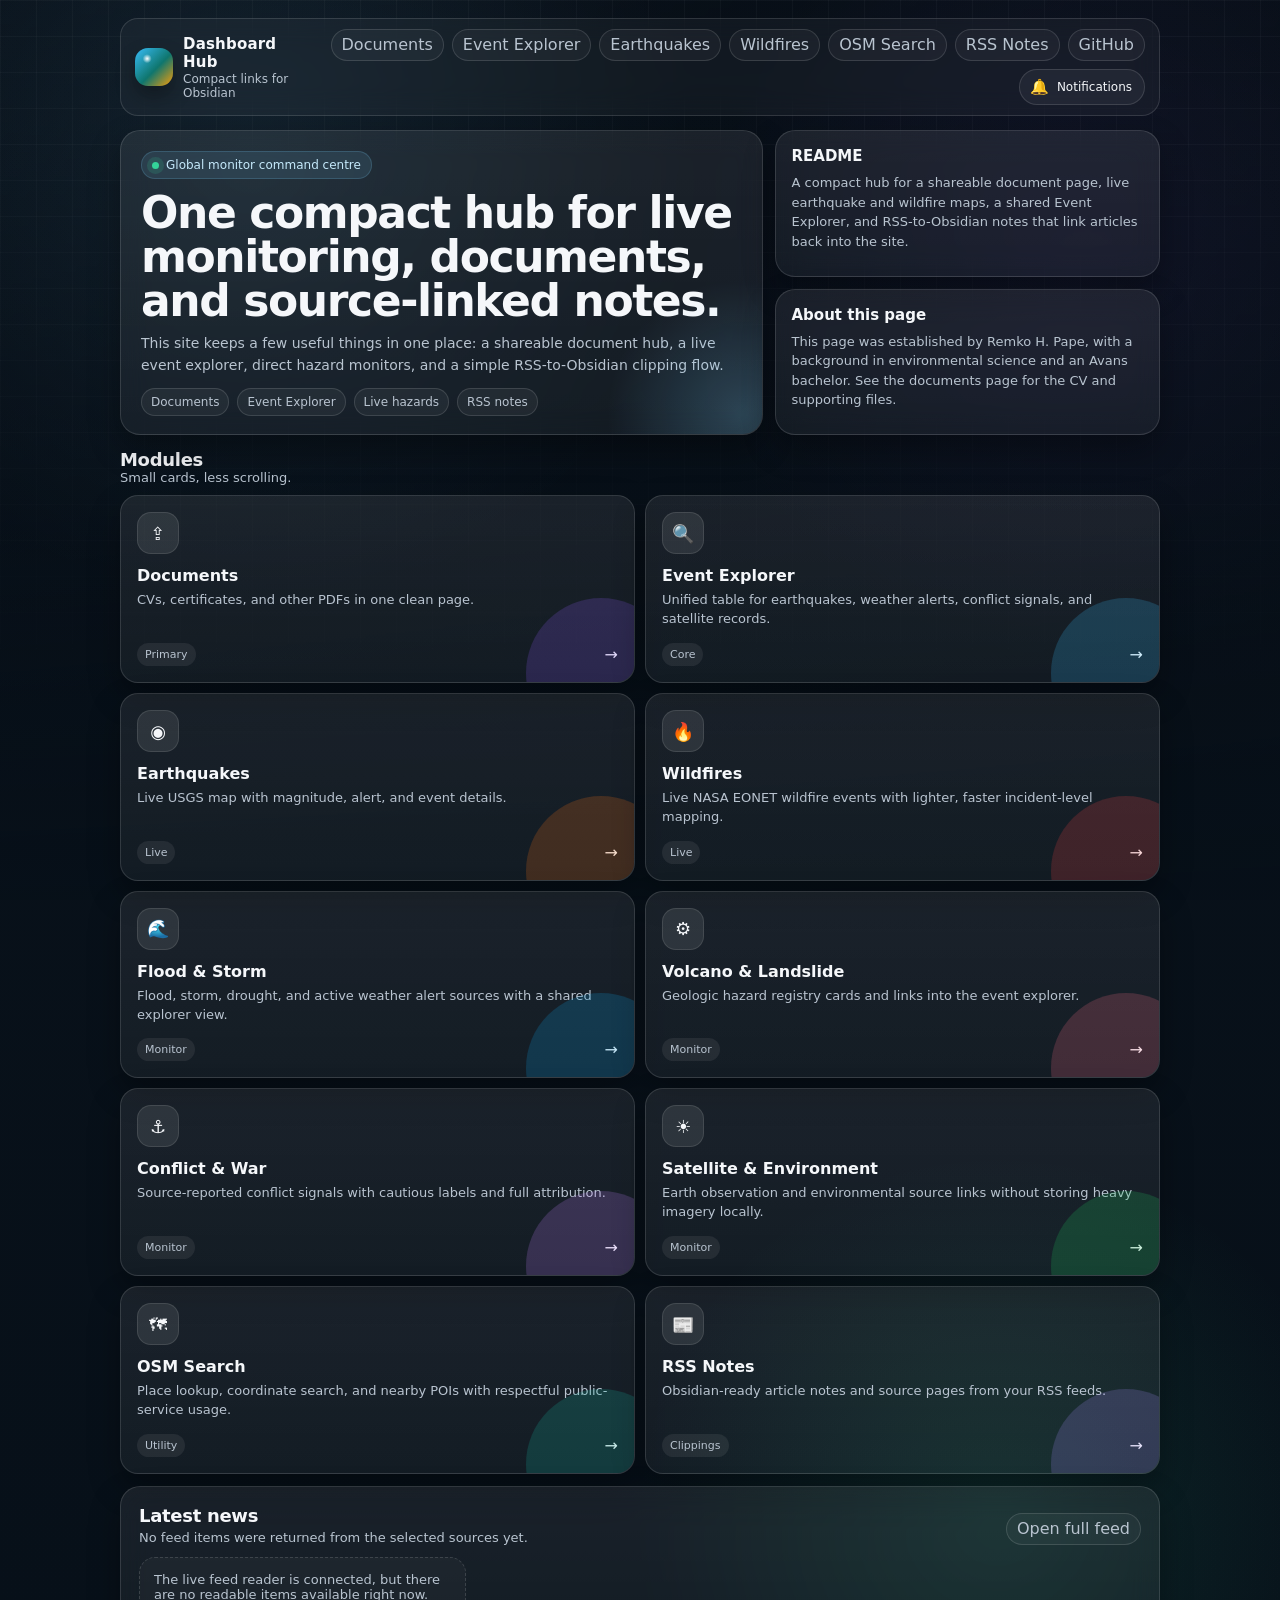
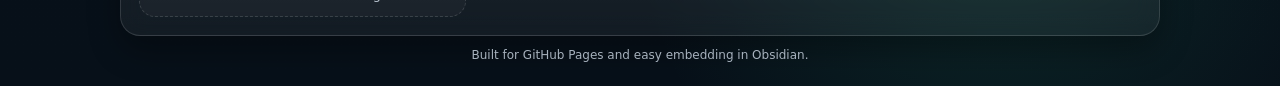
<file: index.html>
<!DOCTYPE html>
<html lang="en">
<head>
  <meta charset="utf-8" />
  <meta name="viewport" content="width=device-width, initial-scale=1.0" />
  <title>Dashboard Hub</title>
  <style>
    :root {
      --bg: #071019;
      --panel: rgba(255, 255, 255, 0.07);
      --border: rgba(255, 255, 255, 0.13);
      --text: #f5f7fa;
      --muted: #b9c4d0;
      --shadow: rgba(0, 0, 0, 0.32);
      --green: #34d399;
    }

    * { box-sizing: border-box; }

    html, body {
      margin: 0;
      min-height: 100%;
      font-family: Inter, ui-sans-serif, system-ui, -apple-system, BlinkMacSystemFont, "Segoe UI", sans-serif;
      color: var(--text);
      background:
        radial-gradient(circle at 20% 10%, rgba(125, 211, 252, 0.17), transparent 24%),
        radial-gradient(circle at 85% 16%, rgba(139, 92, 246, 0.18), transparent 22%),
        radial-gradient(circle at 78% 90%, rgba(52, 211, 153, 0.12), transparent 20%),
        linear-gradient(180deg, #09111a 0%, #071019 100%);
    }

    body {
      position: relative;
      overflow-x: hidden;
    }

    body::before {
      content: "";
      position: fixed;
      inset: 0;
      pointer-events: none;
      z-index: 1;
      background-image:
        linear-gradient(rgba(255,255,255,0.03) 1px, transparent 1px),
        linear-gradient(90deg, rgba(255,255,255,0.03) 1px, transparent 1px);
      background-size: 36px 36px;
      mask-image: linear-gradient(to bottom, black, transparent 88%);
    }

    .mountain-bg {
      position: fixed;
      inset: 0;
      z-index: 0;
      overflow: hidden;
      pointer-events: none;
    }

    .mountain-bg::after {
      content: "";
      position: absolute;
      inset: 0;
      background:
        linear-gradient(180deg, rgba(7, 16, 25, 0.18) 0%, rgba(7, 16, 25, 0.48) 56%, rgba(7, 16, 25, 0.9) 100%),
        linear-gradient(120deg, rgba(8, 13, 20, 0.2) 0%, rgba(8, 13, 20, 0.58) 100%);
    }

    .mountain-bg__slide {
      position: absolute;
      inset: 0;
      width: 100%;
      height: 100%;
      opacity: 0;
      transform: scale(1.05);
      transform-origin: center;
      animation: mountain-fade 18s infinite;
      filter: saturate(1.05) contrast(1.05);
    }

    .mountain-bg__slide:nth-child(1) { animation-delay: 0s; }
    .mountain-bg__slide:nth-child(2) { animation-delay: 6s; }
    .mountain-bg__slide:nth-child(3) { animation-delay: 12s; }

    @keyframes mountain-fade {
      0% { opacity: 0; transform: scale(1.08); }
      5% { opacity: 1; }
      28% { opacity: 1; }
      33% { opacity: 0; transform: scale(1.02); }
      100% { opacity: 0; transform: scale(1.02); }
    }

    a { color: inherit; }

    .page {
      width: min(1040px, calc(100vw - 24px));
      margin: 0 auto;
      padding: 18px 0 24px;
      position: relative;
      z-index: 2;
    }

    .topbar {
      position: relative;
      z-index: 2000;
      display: flex;
      justify-content: space-between;
      align-items: center;
      gap: 12px;
      margin-bottom: 14px;
      padding: 10px 14px;
      border: 1px solid var(--border);
      border-radius: 18px;
      background: rgba(255, 255, 255, 0.04);
      backdrop-filter: blur(14px);
    }

    .brand {
      display: flex;
      align-items: center;
      gap: 10px;
      text-decoration: none;
      min-width: 0;
    }

    .logo {
      width: 38px;
      height: 38px;
      border-radius: 13px;
      background:
        radial-gradient(circle at 32% 28%, #ffffff, transparent 12%),
        linear-gradient(135deg, #38bdf8, #0f766e 55%, #f59e0b);
      box-shadow: 0 10px 20px var(--shadow);
      flex: none;
    }

    .brand-text strong {
      display: block;
      font-size: 15px;
      letter-spacing: 0.2px;
    }

    .brand-text span {
      display: block;
      color: var(--muted);
      font-size: 12px;
      margin-top: 1px;
    }

    .topbar-actions {
      position: relative;
      z-index: 2001;
      display: flex;
      align-items: center;
      gap: 10px;
      flex-wrap: wrap;
      justify-content: flex-end;
    }

    .top-links {
      display: flex;
      gap: 8px;
      flex-wrap: wrap;
      justify-content: flex-end;
    }

    .chip-link {
      text-decoration: none;
      font-size: 12px;
      color: var(--muted);
      padding: 7px 10px;
      border: 1px solid var(--border);
      border-radius: 999px;
      background: rgba(255, 255, 255, 0.04);
      appearance: none;
      font: inherit;
      line-height: 1;
      cursor: pointer;
    }

    .chip-link:hover {
      color: var(--text);
      background: rgba(255, 255, 255, 0.09);
    }

    .notification-wrap {
      position: relative;
      z-index: 1000;
    }

    .notification-scrim {
      position: fixed;
      inset: 0;
      z-index: 1500;
      background: transparent;
    }

    .notification-scrim[hidden] {
      display: none;
    }

    .bell-button {
      display: inline-flex;
      align-items: center;
      gap: 8px;
      min-height: 36px;
      padding: 0 12px 0 10px;
      border: 1px solid var(--border);
      border-radius: 999px;
      background: rgba(255, 255, 255, 0.05);
      color: var(--text);
      font: inherit;
      font-size: 12px;
      cursor: pointer;
    }

    .bell-button:hover {
      background: rgba(255, 255, 255, 0.09);
    }

    .bell-icon {
      font-size: 15px;
      line-height: 1;
    }

    .bell-count {
      min-width: 20px;
      height: 20px;
      padding: 0 6px;
      display: inline-grid;
      place-items: center;
      border-radius: 999px;
      background: #fb7185;
      color: white;
      font-size: 11px;
      font-weight: 700;
    }

    .bell-count[hidden] {
      display: none;
    }

    .notif-popover {
      position: fixed;
      top: 72px;
      right: 0;
      width: min(380px, calc(100vw - 24px));
      padding: 14px;
      border-radius: 18px;
      z-index: 1600;
      border-color: rgba(255, 255, 255, 0.22);
      box-shadow: 0 26px 70px rgba(0, 0, 0, 0.65);
      max-height: calc(100vh - 90px);
      overflow: auto;
      isolation: isolate;
      background: transparent;
      backdrop-filter: none;
      -webkit-backdrop-filter: none;
    }

    main {
      position: relative;
      z-index: 1;
    }

    .notif-popover[hidden] {
      display: none;
    }

    .notif-backdrop {
      position: absolute;
      inset: 0;
      border-radius: 18px;
      background: rgba(7, 16, 25, 0.9);
      backdrop-filter: blur(30px) saturate(170%);
      -webkit-backdrop-filter: blur(30px) saturate(170%);
      z-index: 0;
    }

    .notif-popover > :not(.notif-backdrop) {
      position: relative;
      z-index: 1;
    }

    .notif-header {
      display: flex;
      align-items: start;
      justify-content: space-between;
      gap: 12px;
      margin-bottom: 10px;
    }

    .notif-header h2 {
      margin: 0;
      font-size: 16px;
    }

    .notif-header p {
      margin: 4px 0 0;
      color: var(--muted);
      font-size: 12px;
      line-height: 1.4;
    }

    .notif-list {
      display: grid;
      gap: 10px;
    }

    .notif-item {
      position: relative;
      display: block;
      padding: 11px 42px 11px 12px;
      border-radius: 14px;
      border: 1px solid rgba(255, 255, 255, 0.16);
      background: rgba(255, 255, 255, 0.1);
      transition: background 160ms ease, border-color 160ms ease, transform 160ms ease;
    }

    .notif-item:hover {
      background: rgba(255, 255, 255, 0.09);
      border-color: rgba(255, 255, 255, 0.22);
      transform: translateY(-1px);
    }

    .notif-item.muted {
      opacity: 0.7;
    }

    .notif-link {
      display: flex;
      flex-direction: column;
      gap: 3px;
      text-decoration: none;
      color: inherit;
    }

    .notif-dismiss {
      position: absolute;
      top: 10px;
      right: 10px;
      width: 26px;
      height: 26px;
      display: grid;
      place-items: center;
      border: 1px solid rgba(255, 255, 255, 0.16);
      border-radius: 999px;
      background: rgba(255, 255, 255, 0.08);
      color: var(--text);
      cursor: pointer;
      line-height: 1;
      padding: 0;
    }

    .notif-dismiss:hover {
      background: rgba(255, 255, 255, 0.16);
    }

    .notif-kind {
      font-size: 10px;
      text-transform: uppercase;
      letter-spacing: 0.08em;
      color: var(--muted);
    }

    .notif-title {
      font-size: 13px;
      font-weight: 700;
      line-height: 1.35;
    }

    .notif-subtitle {
      font-size: 12px;
      color: var(--muted);
      line-height: 1.4;
    }

    .notif-actions {
      display: flex;
      gap: 8px;
      flex-wrap: wrap;
      margin-top: 12px;
    }

    .hero {
      display: grid;
      grid-template-columns: 1.25fr 0.75fr;
      gap: 12px;
      margin-bottom: 12px;
    }

    .panel {
      border: 1px solid var(--border);
      background: linear-gradient(180deg, rgba(255, 255, 255, 0.08), rgba(255, 255, 255, 0.05));
      box-shadow: 0 14px 32px var(--shadow);
      backdrop-filter: blur(14px);
      border-radius: 20px;
    }

    .hero-main {
      padding: 20px 20px 18px;
      position: relative;
      overflow: hidden;
    }

    .hero-main::after {
      content: "";
      position: absolute;
      inset: auto -120px -120px auto;
      width: 280px;
      height: 280px;
      border-radius: 50%;
      background: radial-gradient(circle, rgba(125, 211, 252, 0.22), transparent 68%);
      pointer-events: none;
    }

    .eyebrow {
      display: inline-flex;
      align-items: center;
      gap: 7px;
      padding: 6px 10px;
      border-radius: 999px;
      background: rgba(125, 211, 252, 0.11);
      border: 1px solid rgba(125, 211, 252, 0.18);
      color: #c5e9fb;
      font-size: 12px;
      margin-bottom: 12px;
    }

    .pulse {
      width: 7px;
      height: 7px;
      border-radius: 50%;
      background: var(--green);
      box-shadow: 0 0 0 5px rgba(52, 211, 153, 0.15);
    }

    h1 {
      margin: 0;
      max-width: 620px;
      font-size: clamp(28px, 4vw, 44px);
      line-height: 1;
      letter-spacing: -1.4px;
    }

    .hero-main p {
      margin: 10px 0 0;
      max-width: 650px;
      color: var(--muted);
      font-size: 14px;
      line-height: 1.55;
    }

    .summary-tags {
      display: flex;
      flex-wrap: wrap;
      gap: 8px;
      margin-top: 12px;
    }

    .summary-tag {
      display: inline-flex;
      align-items: center;
      gap: 6px;
      padding: 6px 9px;
      border-radius: 999px;
      border: 1px solid var(--border);
      background: rgba(255, 255, 255, 0.05);
      color: var(--muted);
      font-size: 12px;
    }

    .side-stack {
      display: grid;
      gap: 12px;
    }

    .side-card {
      padding: 16px;
    }

    .side-card h2 {
      margin: 0 0 8px;
      font-size: 15px;
    }

    .side-card p {
      margin: 0;
      color: var(--muted);
      font-size: 13px;
      line-height: 1.5;
    }

    .section-head {
      display: flex;
      justify-content: space-between;
      gap: 12px;
      align-items: end;
      margin: 14px 0 10px;
    }

    .section-head h2 {
      margin: 0;
      font-size: 18px;
      letter-spacing: -0.3px;
    }

    .section-head p {
      margin: 0;
      color: var(--muted);
      font-size: 13px;
    }

    .tools-grid {
      display: grid;
      grid-template-columns: repeat(2, minmax(0, 1fr));
      gap: 10px;
    }

    .tool-card {
      display: flex;
      flex-direction: column;
      min-height: 170px;
      text-decoration: none;
      border-radius: 18px;
      padding: 16px;
      position: relative;
      overflow: hidden;
      transition: transform 160ms ease, background 160ms ease, border-color 160ms ease;
      border: 1px solid var(--border);
      background: linear-gradient(180deg, rgba(255, 255, 255, 0.08), rgba(255, 255, 255, 0.05));
      box-shadow: 0 14px 32px var(--shadow);
    }

    .tool-card:hover {
      transform: translateY(-2px);
      background: linear-gradient(180deg, rgba(255, 255, 255, 0.12), rgba(255, 255, 255, 0.07));
      border-color: rgba(255, 255, 255, 0.22);
    }

    .tool-card::after {
      content: "";
      position: absolute;
      inset: auto -42px -66px auto;
      width: 150px;
      height: 150px;
      border-radius: 50%;
      opacity: 0.2;
      background: var(--card-accent);
      pointer-events: none;
    }

    .news-panel {
      margin-top: 12px;
      padding: 18px;
    }

    .news-panel-header {
      display: flex;
      justify-content: space-between;
      align-items: end;
      gap: 12px;
      margin-bottom: 12px;
    }

    .news-panel-header h2 {
      margin: 0;
      font-size: 18px;
      letter-spacing: -0.3px;
    }

    .news-panel-header p {
      margin: 4px 0 0;
      color: var(--muted);
      font-size: 13px;
    }

    .news-preview-grid {
      display: grid;
      grid-template-columns: repeat(3, minmax(0, 1fr));
      gap: 10px;
    }

    .news-preview-card {
      display: grid;
      gap: 8px;
      padding: 14px;
      border-radius: 18px;
      border: 1px solid rgba(255, 255, 255, 0.12);
      background: rgba(255, 255, 255, 0.04);
      min-height: 150px;
    }

    .news-preview-card h3 {
      margin: 0;
      font-size: 15px;
      line-height: 1.35;
    }

    .news-preview-card p {
      margin: 0;
      color: var(--muted);
      font-size: 13px;
      line-height: 1.45;
    }

    .news-meta {
      display: flex;
      flex-wrap: wrap;
      gap: 8px;
      margin-bottom: 2px;
    }

    .news-meta span {
      display: inline-flex;
      align-items: center;
      min-height: 24px;
      padding: 0 8px;
      border-radius: 999px;
      border: 1px solid rgba(255, 255, 255, 0.12);
      background: rgba(255, 255, 255, 0.05);
      color: var(--muted);
      font-size: 11px;
      text-transform: uppercase;
      letter-spacing: 0.04em;
    }

    .news-preview-actions {
      display: flex;
      flex-wrap: wrap;
      gap: 10px;
      margin-top: auto;
    }

    .news-preview-actions a {
      color: var(--text);
      text-decoration: none;
      font-size: 13px;
      border-bottom: 1px solid rgba(255, 255, 255, 0.16);
      padding-bottom: 1px;
    }

    .news-preview-actions a:hover {
      border-color: rgba(255, 255, 255, 0.36);
    }

    .news-empty {
      padding: 14px;
      border-radius: 16px;
      border: 1px dashed rgba(255, 255, 255, 0.14);
      color: var(--muted);
      font-size: 13px;
      background: rgba(255, 255, 255, 0.03);
    }

    .tool-icon {
      width: 42px;
      height: 42px;
      border-radius: 14px;
      display: grid;
      place-items: center;
      margin-bottom: 12px;
      background: rgba(255, 255, 255, 0.09);
      border: 1px solid rgba(255, 255, 255, 0.11);
      font-size: 18px;
      flex: none;
    }

    .tool-card h3 {
      margin: 0;
      font-size: 16px;
    }

    .tool-card p {
      margin: 6px 0 0;
      color: var(--muted);
      line-height: 1.45;
      font-size: 13px;
    }

    .tool-footer {
      display: flex;
      align-items: center;
      justify-content: space-between;
      gap: 10px;
      margin-top: auto;
      padding-top: 14px;
    }

    .status {
      font-size: 11px;
      color: var(--muted);
      padding: 5px 8px;
      border-radius: 999px;
      background: rgba(255, 255, 255, 0.07);
    }

    .arrow {
      font-size: 16px;
      color: var(--text);
    }

    .footer-note {
      margin-top: 12px;
      color: var(--muted);
      font-size: 12px;
      text-align: center;
      opacity: 0.9;
    }

    @media (max-width: 860px) {
      .hero,
      .tools-grid,
      .news-preview-grid {
        grid-template-columns: 1fr;
      }
    }

    @media (max-width: 560px) {
      .page {
        width: min(100vw - 16px, 1040px);
        padding-top: 8px;
      }

      .topbar {
        align-items: flex-start;
        flex-direction: column;
      }

      .topbar-actions {
        justify-content: flex-start;
      }

      .top-links {
        justify-content: flex-start;
      }
    }

    @media (prefers-reduced-motion: reduce) {
      .mountain-bg__slide {
        animation: none;
        opacity: 0;
      }

      .mountain-bg__slide:first-child {
        opacity: 1;
      }
    }
  </style>
</head>
<body>
  <div class="mountain-bg" aria-hidden="true">
    <svg class="mountain-bg__slide" viewBox="0 0 1600 900" preserveAspectRatio="xMidYMid slice">
      <defs>
        <linearGradient id="skyOne" x1="0" y1="0" x2="0" y2="1">
          <stop offset="0%" stop-color="#14253a" />
          <stop offset="58%" stop-color="#2d5778" />
          <stop offset="100%" stop-color="#9ec8e6" />
        </linearGradient>
        <linearGradient id="lakeOne" x1="0" y1="0" x2="0" y2="1">
          <stop offset="0%" stop-color="#8bc7dd" stop-opacity="0.95" />
          <stop offset="100%" stop-color="#2a526b" stop-opacity="0.95" />
        </linearGradient>
      </defs>
      <rect width="1600" height="900" fill="url(#skyOne)" />
      <circle cx="1190" cy="156" r="82" fill="#ffd688" opacity="0.9" />
      <ellipse cx="1210" cy="174" rx="150" ry="28" fill="#ffd688" opacity="0.16" />
      <path d="M0 572 L210 338 L348 458 L520 286 L735 530 L980 252 L1216 480 L1406 356 L1600 540 L1600 900 L0 900 Z" fill="#233d56" opacity="0.95" />
      <path d="M0 648 L160 534 L318 620 L512 420 L686 540 L860 396 L1044 560 L1238 456 L1412 590 L1600 520 L1600 900 L0 900 Z" fill="#183042" opacity="0.95" />
      <path d="M196 405 L348 458 L520 286 L620 398 L600 412 L524 336 L444 394 L366 384 L332 436 Z" fill="#ecf4ff" opacity="0.92" />
      <path d="M860 396 L980 252 L1122 398 L1076 418 L1010 364 L962 374 L924 430 Z" fill="#f3f7fb" opacity="0.92" />
      <path d="M1092 392 L1216 480 L1318 388 L1268 366 L1226 402 L1160 370 Z" fill="#edf3fb" opacity="0.92" />
      <path d="M0 710 C184 686 312 682 460 694 C628 707 802 748 958 742 C1148 735 1288 695 1600 708 L1600 900 L0 900 Z" fill="url(#lakeOne)" opacity="0.85" />
      <path d="M0 730 C166 712 308 708 458 722 C626 738 804 786 968 776 C1140 767 1310 722 1600 734 L1600 900 L0 900 Z" fill="#5aa0c4" opacity="0.16" />
      <path d="M0 670 L1600 670 L1600 900 L0 900 Z" fill="#09121b" opacity="0.12" />
    </svg>

    <svg class="mountain-bg__slide" viewBox="0 0 1600 900" preserveAspectRatio="xMidYMid slice">
      <defs>
        <linearGradient id="skyTwo" x1="0" y1="0" x2="0" y2="1">
          <stop offset="0%" stop-color="#07111d" />
          <stop offset="55%" stop-color="#12243d" />
          <stop offset="100%" stop-color="#35557d" />
        </linearGradient>
      </defs>
      <rect width="1600" height="900" fill="url(#skyTwo)" />
      <circle cx="1276" cy="172" r="58" fill="#dce8ff" opacity="0.7" />
      <g fill="#f2f7ff" opacity="0.8">
        <circle cx="132" cy="118" r="2" />
        <circle cx="244" cy="198" r="1.7" />
        <circle cx="388" cy="102" r="2.2" />
        <circle cx="528" cy="170" r="1.6" />
        <circle cx="666" cy="92" r="1.9" />
        <circle cx="782" cy="134" r="1.8" />
        <circle cx="930" cy="80" r="2.1" />
        <circle cx="1096" cy="140" r="1.6" />
        <circle cx="1442" cy="112" r="2" />
      </g>
      <path d="M0 590 L168 454 L314 548 L494 352 L658 526 L842 324 L1024 510 L1202 376 L1388 554 L1600 440 L1600 900 L0 900 Z" fill="#1d3653" opacity="0.96" />
      <path d="M0 652 L204 572 L356 636 L536 480 L720 604 L896 456 L1112 628 L1312 518 L1486 640 L1600 590 L1600 900 L0 900 Z" fill="#122437" opacity="0.98" />
      <path d="M132 468 L314 548 L494 352 L566 444 L512 442 L470 388 L388 452 L330 426 L282 494 Z" fill="#d8e6fb" opacity="0.88" />
      <path d="M658 526 L842 324 L944 474 L878 462 L832 408 L784 442 L742 504 Z" fill="#e4ecfa" opacity="0.86" />
      <path d="M1024 510 L1202 376 L1296 472 L1228 468 L1186 420 L1136 450 L1094 516 Z" fill="#dce7f6" opacity="0.86" />
      <path d="M0 730 C222 698 378 686 530 698 C718 713 918 766 1120 760 C1286 755 1420 724 1600 720 L1600 900 L0 900 Z" fill="#08111b" opacity="0.9" />
      <path d="M0 756 C196 742 394 734 560 748 C760 764 946 806 1144 802 C1302 800 1454 780 1600 776 L1600 900 L0 900 Z" fill="#7f93ad" opacity="0.08" />
    </svg>

    <svg class="mountain-bg__slide" viewBox="0 0 1600 900" preserveAspectRatio="xMidYMid slice">
      <defs>
        <linearGradient id="skyThree" x1="0" y1="0" x2="0" y2="1">
          <stop offset="0%" stop-color="#27150f" />
          <stop offset="42%" stop-color="#704225" />
          <stop offset="100%" stop-color="#f1c98e" />
        </linearGradient>
        <linearGradient id="glowThree" x1="0" y1="0" x2="1" y2="1">
          <stop offset="0%" stop-color="#ffd89a" stop-opacity="0.85" />
          <stop offset="100%" stop-color="#ff9e4a" stop-opacity="0.15" />
        </linearGradient>
      </defs>
      <rect width="1600" height="900" fill="url(#skyThree)" />
      <circle cx="388" cy="178" r="96" fill="#ffe0a7" opacity="0.9" />
      <ellipse cx="388" cy="194" rx="160" ry="36" fill="url(#glowThree)" opacity="0.45" />
      <path d="M0 610 L190 474 L356 534 L548 336 L748 574 L930 388 L1120 510 L1314 420 L1600 612 L1600 900 L0 900 Z" fill="#6d4324" opacity="0.92" />
      <path d="M0 682 L178 598 L382 682 L560 512 L758 636 L944 490 L1126 628 L1320 560 L1480 646 L1600 608 L1600 900 L0 900 Z" fill="#402617" opacity="0.98" />
      <path d="M190 474 L356 534 L548 336 L642 468 L592 474 L548 404 L476 458 L422 452 L376 510 Z" fill="#f7f0e6" opacity="0.92" />
      <path d="M748 574 L930 388 L1024 512 L972 522 L922 454 L866 508 L818 530 Z" fill="#f5ecdf" opacity="0.9" />
      <path d="M1120 510 L1314 420 L1424 540 L1360 532 L1318 480 L1248 498 L1188 548 Z" fill="#f3e7d5" opacity="0.88" />
      <path d="M0 740 C188 716 356 704 528 712 C718 720 908 770 1100 766 C1280 762 1446 736 1600 728 L1600 900 L0 900 Z" fill="#1b1010" opacity="0.82" />
      <path d="M0 748 C202 736 396 732 582 742 C766 752 970 790 1180 784 C1366 778 1488 762 1600 756 L1600 900 L0 900 Z" fill="#f2d7aa" opacity="0.08" />
    </svg>
  </div>

  <div class="page">
    <header class="topbar">
      <a class="brand" href="./" aria-label="Dashboard Hub home">
        <div class="logo"></div>
        <div class="brand-text">
          <strong>Dashboard Hub</strong>
          <span>Compact links for Obsidian</span>
        </div>
      </a>

      <div class="topbar-actions">
        <nav class="top-links">
          <a class="chip-link" href="./documents/">Documents</a>
          <a class="chip-link" href="./events/">Event Explorer</a>
          <a class="chip-link" href="./earthquakes/">Earthquakes</a>
          <a class="chip-link" href="./wildfires/">Wildfires</a>
          <a class="chip-link" href="./osm-search/">OSM Search</a>
          <a class="chip-link" href="./news/">RSS Notes</a>
          <a class="chip-link" href="https://github.com/remkopape/dashboard-hub" target="_blank" rel="noopener">GitHub</a>

          <div class="notification-wrap">
          <button class="bell-button" id="notificationButton" type="button" aria-expanded="false" aria-controls="notificationPopover">
            <span class="bell-icon">&#128276;</span>
            <span>Notifications</span>
            <span class="bell-count" id="notificationCount" hidden>0</span>
          </button>

          <div class="notif-popover panel" id="notificationPopover" hidden>
            <div class="notif-backdrop" aria-hidden="true"></div>
            <div class="notif-header">
              <div>
                <h2>Recent updates</h2>
                <p>Earthquakes, documents, RSS items, and other recent updates.</p>
              </div>
              <button class="chip-link" id="clearNotificationsButton" type="button" style="padding:6px 9px;">Clear all</button>
            </div>

            <div class="notif-list" id="notificationList"></div>

            <div class="notif-actions">
                <a class="chip-link" href="./earthquakes/">Earthquakes</a>
                <a class="chip-link" href="./wildfires/">Wildfires</a>
                <a class="chip-link" href="./documents/">Documents</a>
                <a class="chip-link" href="./news/">RSS Notes</a>
              </div>
            </div>
          </div>
        </nav>
      </div>
    </header>

    <div class="notification-scrim" id="notificationScrim" hidden></div>

    <main>
      <section class="hero">
        <div class="panel hero-main">
          <div class="eyebrow">
            <span class="pulse"></span>
            Global monitor command centre
          </div>

          <h1>One compact hub for live monitoring, documents, and source-linked notes.</h1>

          <p>
            This site keeps a few useful things in one place: a shareable document hub,
            a live event explorer, direct hazard monitors, and a simple RSS-to-Obsidian clipping flow.
          </p>

          <div class="summary-tags">
            <span class="summary-tag">Documents</span>
            <span class="summary-tag">Event Explorer</span>
            <span class="summary-tag">Live hazards</span>
            <span class="summary-tag">RSS notes</span>
          </div>
        </div>

        <div class="side-stack">
          <aside class="panel side-card">
            <h2>README</h2>
            <p>
              A compact hub for a shareable document page, live earthquake and wildfire maps,
              a shared Event Explorer, and RSS-to-Obsidian notes that link articles back into the site.
            </p>
          </aside>

          <aside class="panel side-card">
            <h2>About this page</h2>
            <p>
              This page was established by Remko H. Pape, with a background in
              environmental science and an Avans bachelor. See the documents page
              for the CV and supporting files.
            </p>
          </aside>
        </div>
      </section>

      <section>
        <div class="section-head">
          <div>
            <h2>Modules</h2>
            <p>Small cards, less scrolling.</p>
          </div>
        </div>

        <div class="tools-grid">
          <a class="tool-card" href="./documents/" style="--card-accent: #8b5cf6;">
            <div class="tool-icon">&#8682;</div>
            <h3>Documents</h3>
            <p>CVs, certificates, and other PDFs in one clean page.</p>
            <div class="tool-footer">
              <span class="status">Primary</span>
              <span class="arrow">&#8594;</span>
            </div>
          </a>

          <a class="tool-card" href="./events/" style="--card-accent: #38bdf8;">
            <div class="tool-icon">&#128269;</div>
            <h3>Event Explorer</h3>
            <p>Unified table for earthquakes, weather alerts, conflict signals, and satellite records.</p>
            <div class="tool-footer">
              <span class="status">Core</span>
              <span class="arrow">&#8594;</span>
            </div>
          </a>

          <a class="tool-card" href="./earthquakes/" style="--card-accent: #f97316;">
            <div class="tool-icon">&#9673;</div>
            <h3>Earthquakes</h3>
            <p>Live USGS map with magnitude, alert, and event details.</p>
            <div class="tool-footer">
              <span class="status">Live</span>
              <span class="arrow">&#8594;</span>
            </div>
          </a>

          <a class="tool-card" href="./wildfires/" style="--card-accent: #ef4444;">
            <div class="tool-icon">&#128293;</div>
            <h3>Wildfires</h3>
            <p>Live NASA EONET wildfire events with lighter, faster incident-level mapping.</p>
            <div class="tool-footer">
              <span class="status">Live</span>
              <span class="arrow">&#8594;</span>
            </div>
          </a>

          <a class="tool-card" href="./floods/" style="--card-accent: #0ea5e9;">
            <div class="tool-icon">&#127754;</div>
            <h3>Flood & Storm</h3>
            <p>Flood, storm, drought, and active weather alert sources with a shared explorer view.</p>
            <div class="tool-footer">
              <span class="status">Monitor</span>
              <span class="arrow">&#8594;</span>
            </div>
          </a>

          <a class="tool-card" href="./volcanoes/" style="--card-accent: #fb7185;">
            <div class="tool-icon">&#9881;</div>
            <h3>Volcano & Landslide</h3>
            <p>Geologic hazard registry cards and links into the event explorer.</p>
            <div class="tool-footer">
              <span class="status">Monitor</span>
              <span class="arrow">&#8594;</span>
            </div>
          </a>

          <a class="tool-card" href="./conflict/" style="--card-accent: #c084fc;">
            <div class="tool-icon">&#9875;</div>
            <h3>Conflict & War</h3>
            <p>Source-reported conflict signals with cautious labels and full attribution.</p>
            <div class="tool-footer">
              <span class="status">Monitor</span>
              <span class="arrow">&#8594;</span>
            </div>
          </a>

          <a class="tool-card" href="./satellite/" style="--card-accent: #22c55e;">
            <div class="tool-icon">&#9728;</div>
            <h3>Satellite & Environment</h3>
            <p>Earth observation and environmental source links without storing heavy imagery locally.</p>
            <div class="tool-footer">
              <span class="status">Monitor</span>
              <span class="arrow">&#8594;</span>
            </div>
          </a>

          <a class="tool-card" href="./osm-search/" style="--card-accent: #14b8a6;">
            <div class="tool-icon">&#128506;</div>
            <h3>OSM Search</h3>
            <p>Place lookup, coordinate search, and nearby POIs with respectful public-service usage.</p>
            <div class="tool-footer">
              <span class="status">Utility</span>
              <span class="arrow">&#8594;</span>
            </div>
          </a>

          <a class="tool-card" href="./news/" style="--card-accent: #a78bfa;">
            <div class="tool-icon">&#128240;</div>
            <h3>RSS Notes</h3>
            <p>Obsidian-ready article notes and source pages from your RSS feeds.</p>
            <div class="tool-footer">
              <span class="status">Clippings</span>
              <span class="arrow">&#8594;</span>
            </div>
          </a>
        </div>

        <div class="panel news-panel">
          <div class="news-panel-header">
            <div>
              <h2>Latest news</h2>
              <p id="homeNewsStatus">Loading selected RSS items...</p>
            </div>
            <a class="chip-link" href="./news/">Open full feed</a>
          </div>
          <div class="news-preview-grid" id="homeNewsList">
            <div class="news-empty">This strip fills itself from your selected RSS feeds when the browser can reach them.</div>
          </div>
        </div>

        <div class="footer-note">
          Built for GitHub Pages and easy embedding in Obsidian.
        </div>
      </section>
    </main>
  </div>

  <script src="./news/feeds.js"></script>
  <script>
    const notificationButton = document.getElementById('notificationButton');
    const notificationPopover = document.getElementById('notificationPopover');
    const notificationCount = document.getElementById('notificationCount');
    const notificationList = document.getElementById('notificationList');
    const notificationScrim = document.getElementById('notificationScrim');
    const homeNewsStatus = document.getElementById('homeNewsStatus');
    const homeNewsList = document.getElementById('homeNewsList');
    const clearNotificationsButton = document.getElementById('clearNotificationsButton');
    const dismissedNotificationsKey = 'dashboard-hub-dismissed-notifications';
    const notificationWindowMs = 72 * 60 * 60 * 1000;
    const repoFullName = 'remkopape/dashboard-hub';
    const currentTime = Date.now();
    const wildfireEventsUrl = 'https://eonet.gsfc.nasa.gov/api/v3/events/geojson';

    function loadDismissedNotifications() {
      try {
        const parsed = JSON.parse(localStorage.getItem(dismissedNotificationsKey) || '[]');
        return new Set(Array.isArray(parsed) ? parsed : []);
      } catch (error) {
        console.error(error);
        return new Set();
      }
    }

    function saveDismissedNotifications(dismissed) {
      localStorage.setItem(dismissedNotificationsKey, JSON.stringify([...dismissed]));
    }

    let dismissedNotifications = loadDismissedNotifications();

    function formatRelativeTime(milliseconds) {
      if (!milliseconds) return 'recently';
      const diffMinutes = Math.max(0, Math.round((Date.now() - milliseconds) / 60000));
      if (diffMinutes < 60) return `${diffMinutes}m ago`;
      const diffHours = Math.round(diffMinutes / 60);
      if (diffHours < 48) return `${diffHours}h ago`;
      const diffDays = Math.round(diffHours / 24);
      return `${diffDays}d ago`;
    }

    function escapeHtml(value) {
      return String(value)
        .replace(/&/g, '&amp;')
        .replace(/</g, '&lt;')
        .replace(/>/g, '&gt;')
        .replace(/"/g, '&quot;')
        .replace(/'/g, '&#39;');
    }

    function formatAbsoluteDate(isoString) {
      if (!isoString) return 'Unknown date';
      return new Intl.DateTimeFormat(undefined, {
        year: 'numeric',
        month: 'short',
        day: 'numeric',
      }).format(new Date(isoString));
    }

    function isRecent(milliseconds) {
      return typeof milliseconds === 'number' && milliseconds >= currentTime - notificationWindowMs;
    }

    function notificationId(notification) {
      return notification.id || `${notification.kind}:${notification.title}`;
    }

    function renderNotificationItem(notification) {
      const classes = ['notif-item'];
      if (notification.muted) classes.push('muted');

      const content = notification.href
        ? `<a class="notif-link" href="${notification.href}">
            <span class="notif-kind">${escapeHtml(notification.kind)}</span>
            <span class="notif-title">${escapeHtml(notification.title)}</span>
            <span class="notif-subtitle">${escapeHtml(notification.subtitle)}</span>
          </a>`
        : `<div class="notif-link">
            <span class="notif-kind">${escapeHtml(notification.kind)}</span>
            <span class="notif-title">${escapeHtml(notification.title)}</span>
            <span class="notif-subtitle">${escapeHtml(notification.subtitle)}</span>
          </div>`;

      return `
        <div class="${classes.join(' ')}">
          <button class="notif-dismiss" type="button" data-dismiss-id="${escapeHtml(notificationId(notification))}" aria-label="Dismiss notification">&times;</button>
          ${content}
        </div>
      `;
    }

    function updateNotificationPanel(notifications) {
      const activeNotifications = notifications.filter((item) => !item.muted);
      notificationCount.textContent = String(activeNotifications.length);
      notificationCount.hidden = activeNotifications.length === 0;
      notificationList.innerHTML = activeNotifications.length
        ? activeNotifications.map(renderNotificationItem).join('')
        : '';
    }

    function setPopover(open) {
      notificationPopover.hidden = !open;
      notificationScrim.hidden = !open;
      notificationButton.setAttribute('aria-expanded', open ? 'true' : 'false');
    }

    notificationButton.addEventListener('click', (event) => {
      event.stopPropagation();
      setPopover(notificationPopover.hidden);
    });

    document.addEventListener('click', (event) => {
      if (!notificationPopover.contains(event.target) && !notificationButton.contains(event.target)) {
        setPopover(false);
      }
    });

    document.addEventListener('keydown', (event) => {
      if (event.key === 'Escape') setPopover(false);
    });

    notificationScrim.addEventListener('click', () => setPopover(false));
    clearNotificationsButton.addEventListener('click', () => {
      dismissedNotifications = new Set();
      saveDismissedNotifications(dismissedNotifications);
      loadNotifications();
    });

    notificationList.addEventListener('click', (event) => {
      const dismissButton = event.target.closest('[data-dismiss-id]');
      if (!dismissButton) return;

      const notificationKey = dismissButton.getAttribute('data-dismiss-id');
      dismissedNotifications.add(notificationKey);
      saveDismissedNotifications(dismissedNotifications);
      loadNotifications();
    });

    async function fetchEarthquakeNotification() {
      try {
        const end = new Date(currentTime);
        const start = new Date(currentTime - notificationWindowMs);
        const params = new URLSearchParams({
          format: 'geojson',
          starttime: start.toISOString(),
          endtime: end.toISOString(),
          minmagnitude: '6',
          eventtype: 'earthquake',
          orderby: 'time',
        });

        const response = await fetch(`https://earthquake.usgs.gov/fdsnws/event/1/query?${params.toString()}`);
        if (!response.ok) throw new Error(`USGS returned ${response.status}`);

        const data = await response.json();
        const latest = data.features && data.features[0];
        if (!latest || !isRecent(latest.properties?.time)) {
          return null;
        }

        const properties = latest.properties || {};
        const magnitude = Number(properties.mag || 0).toFixed(1);
        const place = properties.place || 'unknown location';
        const when = formatRelativeTime(properties.time);

        return {
          id: `earthquake:${latest.id || properties.time || magnitude}:${properties.time || ''}`,
          kind: 'Earthquakes',
          title: `M${magnitude} near ${place}`,
          subtitle: `Latest major quake in the past 72 hours \u00b7 ${when}`,
          href: './earthquakes/',
        };
      } catch (error) {
        console.error(error);
        return null;
      }
    }

    async function fetchDocumentsNotification() {
      try {
        const response = await fetch(`https://api.github.com/repos/${repoFullName}/commits?path=documents/files&per_page=1`, {
          headers: { Accept: 'application/vnd.github+json' },
        });

        if (!response.ok) throw new Error(`GitHub returned ${response.status}`);

        const commits = await response.json();
        const latestCommit = commits && commits[0];
        const commitDate = latestCommit ? new Date(latestCommit.commit?.committer?.date || latestCommit.commit?.author?.date).getTime() : 0;
        if (!latestCommit || !isRecent(commitDate)) return null;

        return {
          id: `documents:${latestCommit.sha}`,
          kind: 'Documents',
          title: 'Recent documents update',
          subtitle: `The documents page changed ${formatRelativeTime(commitDate)}.`,
          href: './documents/',
        };
      } catch (error) {
        console.error(error);
        return null;
      }
    }

    async function fetchNewsNotification() {
      try {
        const payload = await window.DashboardNews.loadFeedBundle({
          limitPerFeed: 4,
          maxItems: 24,
        });
        const latestItem = Array.isArray(payload.items) ? payload.items[0] : null;
        const publishedAt = latestItem ? new Date(latestItem.published_at).getTime() : 0;
        if (!latestItem || !isRecent(publishedAt)) return null;

        return {
          id: `news:${latestItem.id || latestItem.link || latestItem.published_at}`,
          kind: 'RSS Notes',
          title: latestItem.title || 'Recent RSS update',
          subtitle: `${latestItem.category || 'Selected feeds'} \u00b7 ${formatRelativeTime(publishedAt)}`,
          href: './news/',
        };
      } catch (error) {
        console.error(error);
        return null;
      }
    }

    async function fetchWildfireNotification() {
      try {
        const params = new URLSearchParams({
          category: 'wildfires',
          status: 'open',
          days: '30',
          limit: '20',
        });
        const response = await fetch(`${wildfireEventsUrl}?${params.toString()}`, {
          cache: 'no-store',
        });
        if (!response.ok) throw new Error(`EONET returned ${response.status}`);

        const payload = await response.json();
        const features = Array.isArray(payload.features) ? payload.features : [];
        const latest = features
          .map((feature) => {
            const properties = feature && feature.properties ? feature.properties : {};
            const timestamp = properties.date ? new Date(properties.date).getTime() : 0;
            return { feature, properties, timestamp };
          })
          .filter((item) => item.timestamp)
          .sort((a, b) => b.timestamp - a.timestamp)[0];
        if (!latest || !isRecent(latest.timestamp)) return null;

        const geometry = latest.feature && latest.feature.geometry ? latest.feature.geometry : {};
        const coordinates = Array.isArray(geometry.coordinates) ? geometry.coordinates : [];
        const longitude = Number(coordinates[0]);
        const latitude = Number(coordinates[1]);
        const locationText = Number.isFinite(latitude) && Number.isFinite(longitude)
          ? `${latitude.toFixed(2)}, ${longitude.toFixed(2)}`
          : 'unknown location';
        const acres = Number(latest.properties.magnitudeValue);
        const sizeText = Number.isFinite(acres)
          ? `${acres.toLocaleString(undefined, { maximumFractionDigits: 0 })} acres`
          : 'size not listed';

        return {
          id: `wildfire:${latest.properties.id || latest.timestamp}`,
          kind: 'Wildfires',
          title: latest.properties.title || `Wildfire event near ${locationText}`,
          subtitle: `${sizeText} · ${formatRelativeTime(latest.timestamp)}`,
          href: './wildfires/',
        };
      } catch (error) {
        console.error(error);
        return null;
      }
    }

    async function loadHomepageNews() {
      try {
        const payload = await window.DashboardNews.loadFeedBundle({
          limitPerFeed: 4,
          maxItems: 18,
        });
        const items = Array.isArray(payload.items) ? payload.items.slice(0, 3) : [];

        if (!items.length) {
          homeNewsStatus.textContent = 'No feed items were returned from the selected sources yet.';
          homeNewsList.innerHTML = '<div class="news-empty">The live feed reader is connected, but there are no readable items available right now.</div>';
          return;
        }

        const latest = items[0];
        homeNewsStatus.textContent = `Updated ${formatRelativeTime(new Date(latest.published_at).getTime())} from your selected feeds.`;
        homeNewsList.innerHTML = items.map((item) => `
          <article class="news-preview-card">
            <div class="news-meta">
              <span>${escapeHtml(item.kind || 'Item')}</span>
              <span>${escapeHtml(item.feed_title || item.category || 'Feed')}</span>
            </div>
            <h3>${escapeHtml(item.title || 'Untitled item')}</h3>
            <p>${escapeHtml(item.summary || 'No summary available.')}</p>
            <div class="news-preview-actions">
              <a href="${escapeHtml(item.link)}" target="_blank" rel="noopener">Open source</a>
              <a href="./news/">Full feed</a>
              <span class="muted">${escapeHtml(formatAbsoluteDate(item.published_at))}</span>
            </div>
          </article>
        `).join('');
      } catch (error) {
        console.error(error);
        homeNewsStatus.textContent = 'The live RSS preview could not be loaded right now.';
        homeNewsList.innerHTML = '<div class="news-empty">The homepage preview depends on browser-readable RSS sources and fallback proxies. If one of those is unavailable, this section stays empty until the next successful load.</div>';
      }
    }

    function futureNotification() {
      return null;
    }

    async function loadNotifications() {
      const [earthquakeNotification, wildfireNotification, documentsNotification, newsNotification] = await Promise.all([
        fetchEarthquakeNotification(),
        fetchWildfireNotification(),
        fetchDocumentsNotification(),
        fetchNewsNotification(),
      ]);

      const notifications = [
        earthquakeNotification,
        wildfireNotification,
        documentsNotification,
        newsNotification,
        futureNotification(),
      ].filter(Boolean).filter((notification) => !dismissedNotifications.has(notificationId(notification)));

      updateNotificationPanel(notifications);
    }

    loadHomepageNews();
    loadNotifications();
  </script>
</body>
</html>
</file>
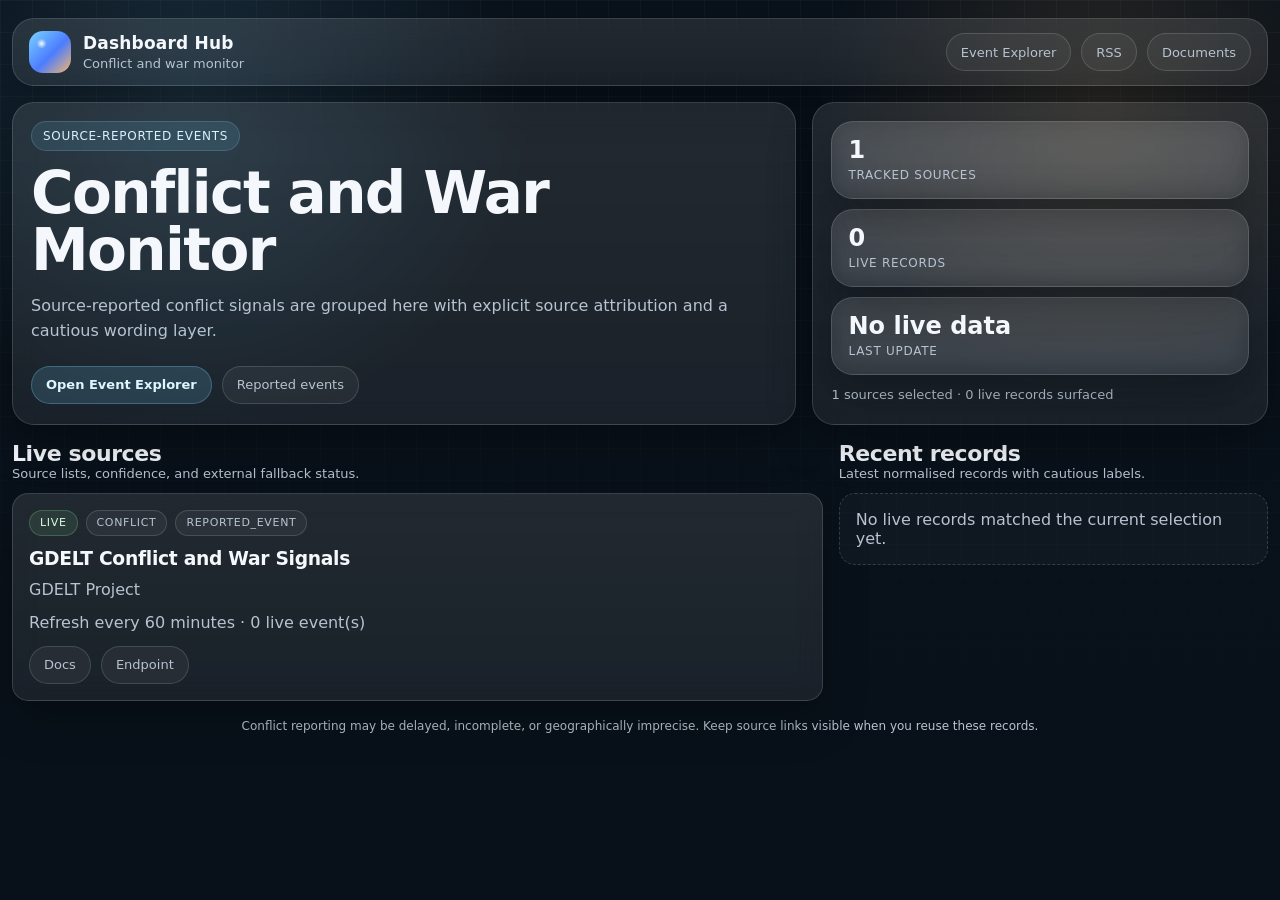
<file: conflict/index.html>
<!DOCTYPE html>
<html lang="en">
<head>
  <meta charset="utf-8" />
  <meta name="viewport" content="width=device-width, initial-scale=1.0" />
  <title>Conflict and War Monitor</title>
  <link rel="stylesheet" href="../assets/dashboard.css" />
</head>
<body data-page-title="Conflict and War Monitor" data-page-summary="Source-reported conflict signals are grouped here with explicit source attribution and a cautious wording layer." data-categories="conflict" data-event-types="conflict" data-explorer-query="?type=conflict" data-base-path="..">
  <div class="shell">
    <header class="topbar">
      <a class="brand" href="../"><div class="logo"></div><div><strong>Dashboard Hub</strong><span>Conflict and war monitor</span></div></a>
      <nav class="page-actions">
        <a class="chip-link" href="../events/?type=conflict">Event Explorer</a>
        <a class="chip-link" href="../news/">RSS</a>
        <a class="chip-link" href="../documents/">Documents</a>
      </nav>
    </header>
    <main>
      <section class="hero">
        <div class="hero-card panel">
          <div class="eyebrow">Source-reported events</div>
          <h1 id="monitorTitle">Conflict and War Monitor</h1>
          <p id="monitorSummary" style="margin-top:14px; max-width: 860px;">Source-reported conflict signals are grouped here with explicit source attribution and a cautious wording layer.</p>
          <div class="hero-actions">
            <a class="button primary" id="monitorExplorerLink" href="../events/?type=conflict">Open Event Explorer</a>
            <a class="button" href="../events/?type=conflict&status=reported">Reported events</a>
          </div>
        </div>
        <aside class="panel grid" style="gap:10px; align-content:start;">
          <article class="summary-card panel"><strong id="monitorSourceCount">0</strong><span>tracked sources</span></article>
          <article class="summary-card panel"><strong id="monitorEventCount">0</strong><span>live records</span></article>
          <article class="summary-card panel"><strong id="monitorLastUpdate">loading</strong><span>last update</span></article>
          <p class="muted" id="monitorStatusText">Loading source registry…</p>
        </aside>
      </section>
      <section class="grid two-col">
        <div>
          <div class="section-head"><div><h2>Live sources</h2><p class="muted">Source lists, confidence, and external fallback status.</p></div></div>
          <div class="grid" id="monitorSources"></div>
        </div>
        <aside>
          <div class="section-head"><div><h2>Recent records</h2><p class="muted">Latest normalised records with cautious labels.</p></div></div>
          <div class="grid" id="monitorEvents"></div>
        </aside>
      </section>
    </main>
    <div class="footer-note">Conflict reporting may be delayed, incomplete, or geographically imprecise. Keep source links visible when you reuse these records.</div>
  </div>
  <script src="../assets/dashboard-core.js"></script>
  <script src="../assets/monitor-page.js"></script>
</body>
</html>
</file>
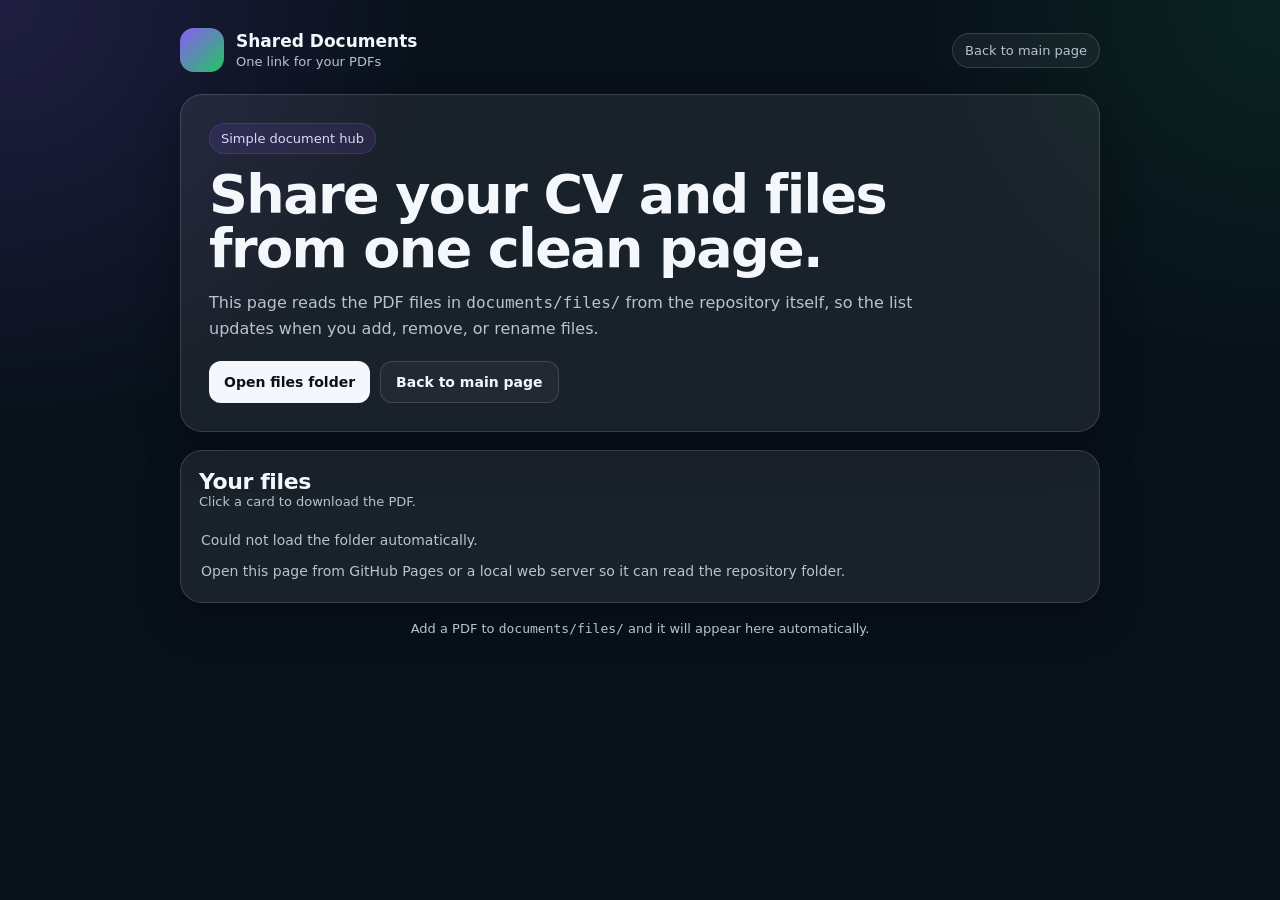
<file: documents/index.html>
<!DOCTYPE html>
<html lang="en">
<head>
  <meta charset="utf-8" />
  <meta name="viewport" content="width=device-width, initial-scale=1.0" />
  <title>Shared Documents</title>
  <style>
    :root {
      --bg: #08111a;
      --panel: rgba(255, 255, 255, 0.07);
      --border: rgba(255, 255, 255, 0.14);
      --text: #f4f7fb;
      --muted: #b7c3d1;
    }

    * { box-sizing: border-box; }

    html, body {
      margin: 0;
      min-height: 100%;
      font-family: Inter, ui-sans-serif, system-ui, -apple-system, BlinkMacSystemFont, "Segoe UI", sans-serif;
      background:
        radial-gradient(circle at top left, rgba(139, 92, 246, 0.18), transparent 30%),
        radial-gradient(circle at top right, rgba(34, 197, 94, 0.10), transparent 26%),
        var(--bg);
      color: var(--text);
    }

    a { color: inherit; }

    .page {
      width: min(920px, calc(100vw - 28px));
      margin: 0 auto;
      padding: 28px 0 44px;
    }

    .topbar {
      display: flex;
      justify-content: space-between;
      gap: 16px;
      align-items: center;
      margin-bottom: 22px;
    }

    .brand {
      display: flex;
      align-items: center;
      gap: 12px;
      text-decoration: none;
    }

    .logo {
      width: 44px;
      height: 44px;
      border-radius: 14px;
      background: linear-gradient(135deg, #8b5cf6, #22c55e);
    }

    .brand strong {
      display: block;
      font-size: 17px;
    }

    .brand span,
    .muted {
      color: var(--muted);
      font-size: 13px;
    }

    .link {
      text-decoration: none;
      color: var(--muted);
      padding: 9px 12px;
      border: 1px solid var(--border);
      border-radius: 999px;
      background: rgba(255, 255, 255, 0.05);
      font-size: 13px;
    }

    .hero,
    .section,
    .doc {
      border: 1px solid var(--border);
      background: var(--panel);
      border-radius: 22px;
      box-shadow: 0 18px 40px rgba(0, 0, 0, 0.28);
    }

    .hero {
      padding: 28px;
      margin-bottom: 18px;
    }

    .eyebrow {
      display: inline-flex;
      align-items: center;
      gap: 8px;
      padding: 7px 11px;
      border-radius: 999px;
      background: rgba(139, 92, 246, 0.12);
      color: #ddd6fe;
      border: 1px solid rgba(139, 92, 246, 0.22);
      font-size: 13px;
      margin-bottom: 14px;
    }

    h1, h2, h3, p {
      margin: 0;
    }

    h1 {
      font-size: clamp(34px, 5vw, 54px);
      line-height: 1;
      letter-spacing: -1.6px;
      max-width: 760px;
    }

    .hero p {
      margin-top: 14px;
      max-width: 720px;
      color: var(--muted);
      line-height: 1.6;
      font-size: 16px;
    }

    .actions {
      display: flex;
      flex-wrap: wrap;
      gap: 10px;
      margin-top: 20px;
    }

    .button {
      display: inline-flex;
      align-items: center;
      justify-content: center;
      min-height: 42px;
      padding: 0 15px;
      border-radius: 12px;
      text-decoration: none;
      font-size: 14px;
      font-weight: 700;
    }

    .button.primary {
      background: #f4f7fb;
      color: #08111a;
    }

    .button.secondary {
      border: 1px solid var(--border);
      background: rgba(255, 255, 255, 0.04);
    }

    .section {
      padding: 18px;
    }

    .section-title {
      display: flex;
      justify-content: space-between;
      gap: 12px;
      align-items: end;
      margin-bottom: 14px;
    }

    .section-title h2 {
      font-size: 22px;
      letter-spacing: -0.4px;
    }

    .docs {
      display: grid;
      gap: 12px;
    }

    .doc {
      display: grid;
      grid-template-columns: auto 1fr auto;
      gap: 14px;
      align-items: center;
      padding: 16px;
      transition: transform 160ms ease, border-color 160ms ease, background 160ms ease;
    }

    .doc:hover {
      transform: translateY(-2px);
      background: rgba(255, 255, 255, 0.10);
      border-color: rgba(255, 255, 255, 0.24);
    }

    .icon {
      width: 42px;
      height: 42px;
      border-radius: 14px;
      display: grid;
      place-items: center;
      background: rgba(255, 255, 255, 0.08);
      border: 1px solid rgba(255, 255, 255, 0.10);
      font-size: 12px;
      font-weight: 700;
      flex: none;
      letter-spacing: 0.5px;
    }

    .doc h3 {
      font-size: 16px;
      margin-bottom: 4px;
    }

    .filename {
      color: var(--muted);
      font-size: 13px;
      word-break: break-word;
    }

    .actions-inline {
      display: flex;
      gap: 8px;
      flex-wrap: wrap;
      justify-content: flex-end;
    }

    .chip {
      display: inline-flex;
      align-items: center;
      justify-content: center;
      min-height: 36px;
      padding: 0 12px;
      border-radius: 999px;
      border: 1px solid var(--border);
      background: rgba(255, 255, 255, 0.04);
      text-decoration: none;
      font-size: 13px;
      white-space: nowrap;
    }

    .empty,
    .error {
      color: var(--muted);
      font-size: 14px;
      line-height: 1.6;
      padding: 6px 2px 2px;
    }

    footer {
      margin-top: 18px;
      color: var(--muted);
      font-size: 13px;
      text-align: center;
    }

    @media (max-width: 720px) {
      .topbar {
        flex-direction: column;
        align-items: flex-start;
      }

      .doc {
        grid-template-columns: auto 1fr;
      }

      .actions-inline {
        grid-column: 1 / -1;
        justify-content: flex-start;
      }
    }
  </style>
</head>
<body>
  <div class="page">
    <header class="topbar">
      <a class="brand" href="../" aria-label="Back to Dashboard Hub home">
        <div class="logo"></div>
        <div>
          <strong>Shared Documents</strong>
          <span>One link for your PDFs</span>
        </div>
      </a>
      <a class="link" href="../">Back to main page</a>
    </header>

    <main>
      <section class="hero">
        <div class="eyebrow">Simple document hub</div>
        <h1>Share your CV and files from one clean page.</h1>
        <p>
          This page reads the PDF files in <code>documents/files/</code> from the
          repository itself, so the list updates when you add, remove, or rename files.
        </p>
        <div class="actions">
          <a class="button primary" href="./files/">Open files folder</a>
          <a class="button secondary" href="../">Back to main page</a>
        </div>
      </section>

      <section class="section">
        <div class="section-title">
          <div>
            <h2>Your files</h2>
            <p class="muted">Click a card to download the PDF.</p>
          </div>
        </div>

        <div class="empty" id="status">Loading files…</div>
        <div class="docs" id="docs"></div>
      </section>
    </main>

    <footer>
      Add a PDF to <code>documents/files/</code> and it will appear here automatically.
    </footer>
  </div>

  <script>
    const repoFolderUrl = 'https://api.github.com/repos/remkopape/dashboard-hub/contents/documents/files';
    const docsEl = document.getElementById('docs');
    const statusEl = document.getElementById('status');

    function escapeHtml(value) {
      return value
        .replace(/&/g, '&amp;')
        .replace(/</g, '&lt;')
        .replace(/>/g, '&gt;')
        .replace(/"/g, '&quot;')
        .replace(/'/g, '&#39;');
    }

    function makeTitle(filename) {
      const withoutExtension = filename.replace(/\.pdf$/i, '');
      return withoutExtension
        .replace(/[_-]+/g, ' ')
        .replace(/\s+/g, ' ')
        .trim();
    }

    function makeIcon(filename) {
      const lower = filename.toLowerCase();
      if (lower.includes('cv')) return 'CV';
      if (lower.includes('certificate')) return 'CERT';
      if (lower.includes('report')) return 'REP';
      if (lower.includes('letter')) return 'LTR';
      return 'PDF';
    }

    function sortFiles(a, b) {
      const weight = (name) => {
        const lower = name.toLowerCase();
        if (lower.includes('cv')) return 0;
        if (lower.includes('portfolio')) return 1;
        if (lower.includes('certificate')) return 2;
        if (lower.includes('report')) return 3;
        return 4;
      };

      const left = weight(a.name) - weight(b.name);
      if (left !== 0) return left;
      return a.name.localeCompare(b.name);
    }

    function renderFile(file) {
      const href = `./files/${encodeURIComponent(file.name)}`;
      const title = makeTitle(file.name);
      const icon = makeIcon(file.name);

      return `
        <a class="doc" href="${href}" download>
          <div class="icon">${escapeHtml(icon)}</div>
          <div>
            <h3>${escapeHtml(title)}</h3>
            <div class="filename">${escapeHtml(file.name)}</div>
          </div>
          <div class="actions-inline">
            <span class="chip">Download</span>
          </div>
        </a>
      `;
    }

    async function loadFiles() {
      try {
        const response = await fetch(repoFolderUrl, {
          headers: { Accept: 'application/vnd.github+json' },
        });

        if (!response.ok) {
          throw new Error(`GitHub API returned ${response.status}`);
        }

        const items = await response.json();
        const pdfs = items
          .filter((item) => item.type === 'file' && /\.pdf$/i.test(item.name))
          .sort(sortFiles);

        if (pdfs.length === 0) {
          statusEl.textContent = 'No PDF files found in documents/files yet.';
          docsEl.innerHTML = '';
          return;
        }

        statusEl.textContent = `${pdfs.length} PDF${pdfs.length === 1 ? '' : 's'} found in the folder.`;
        docsEl.innerHTML = pdfs.map(renderFile).join('');
      } catch (error) {
        statusEl.textContent = 'Could not load the folder automatically.';
        docsEl.innerHTML = '<div class="error">Open this page from GitHub Pages or a local web server so it can read the repository folder.</div>';
        console.error(error);
      }
    }

    loadFiles();
  </script>
</body>
</html>
</file>
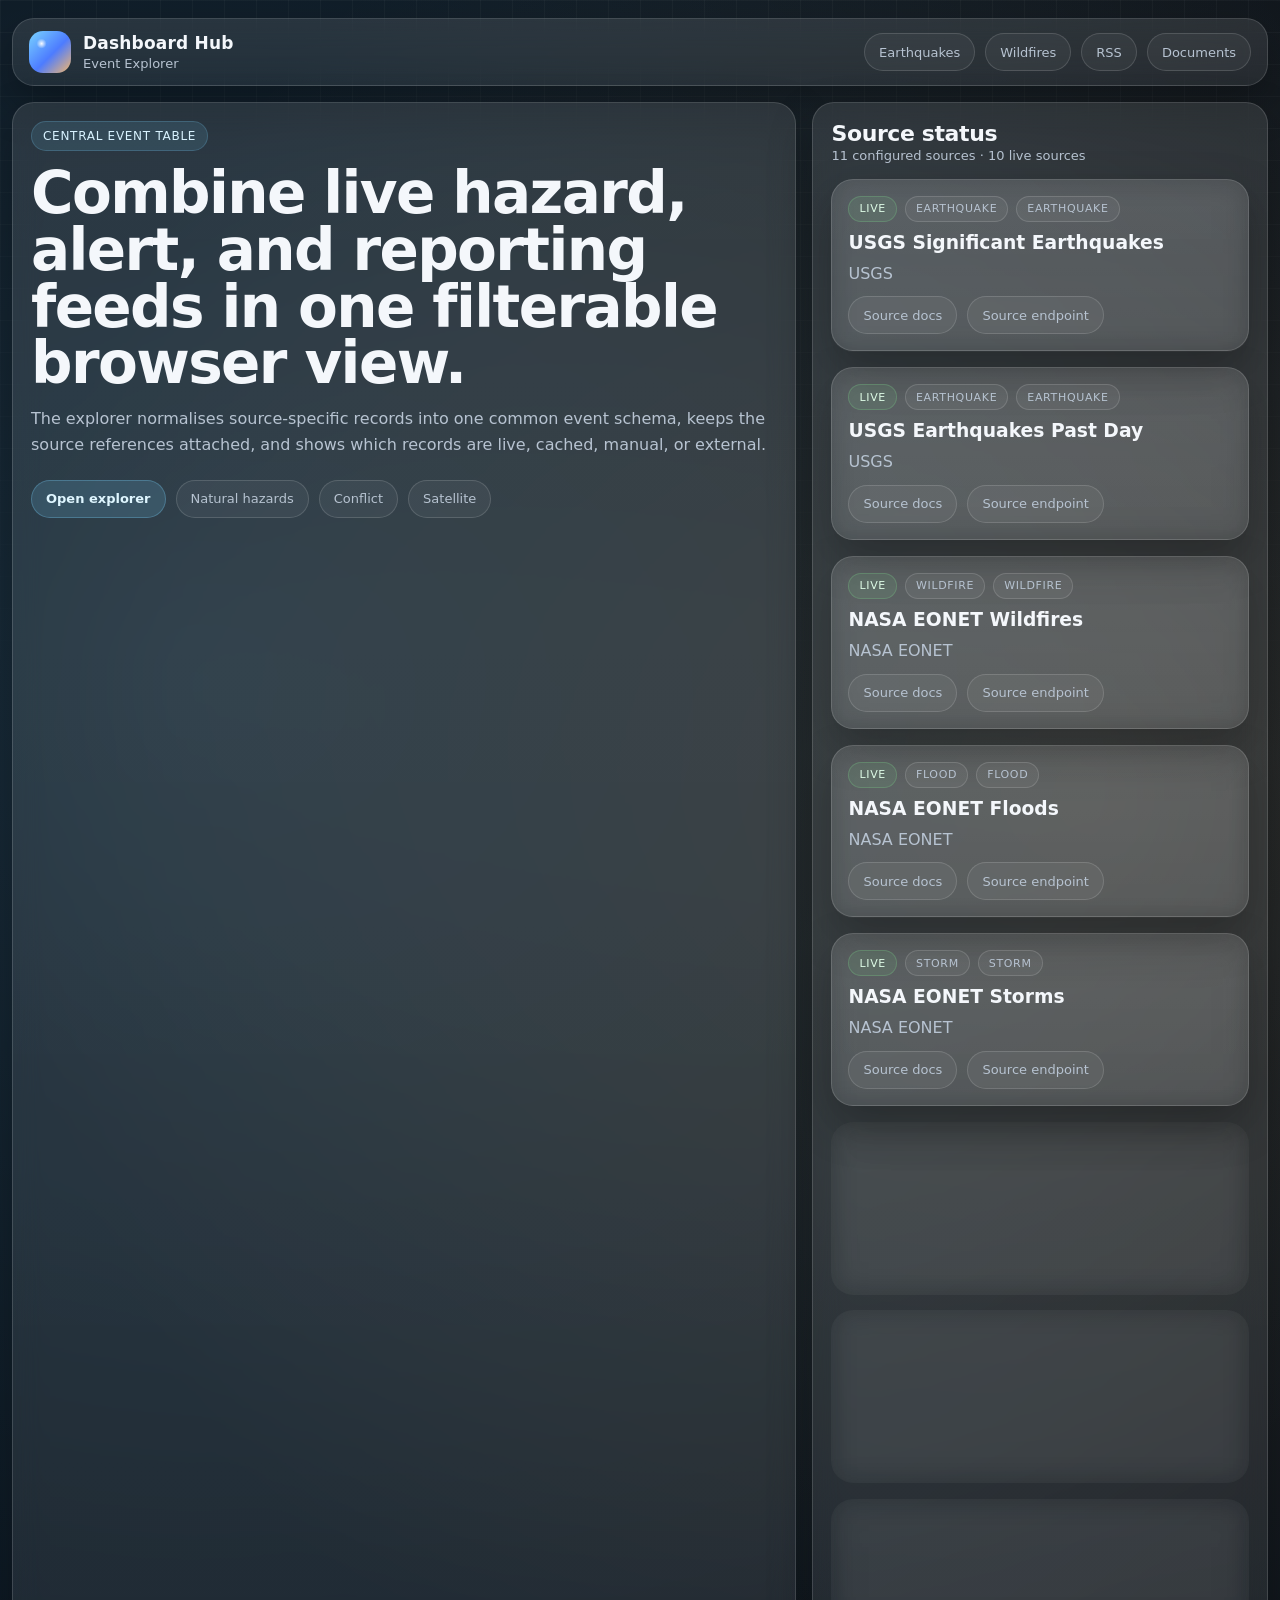
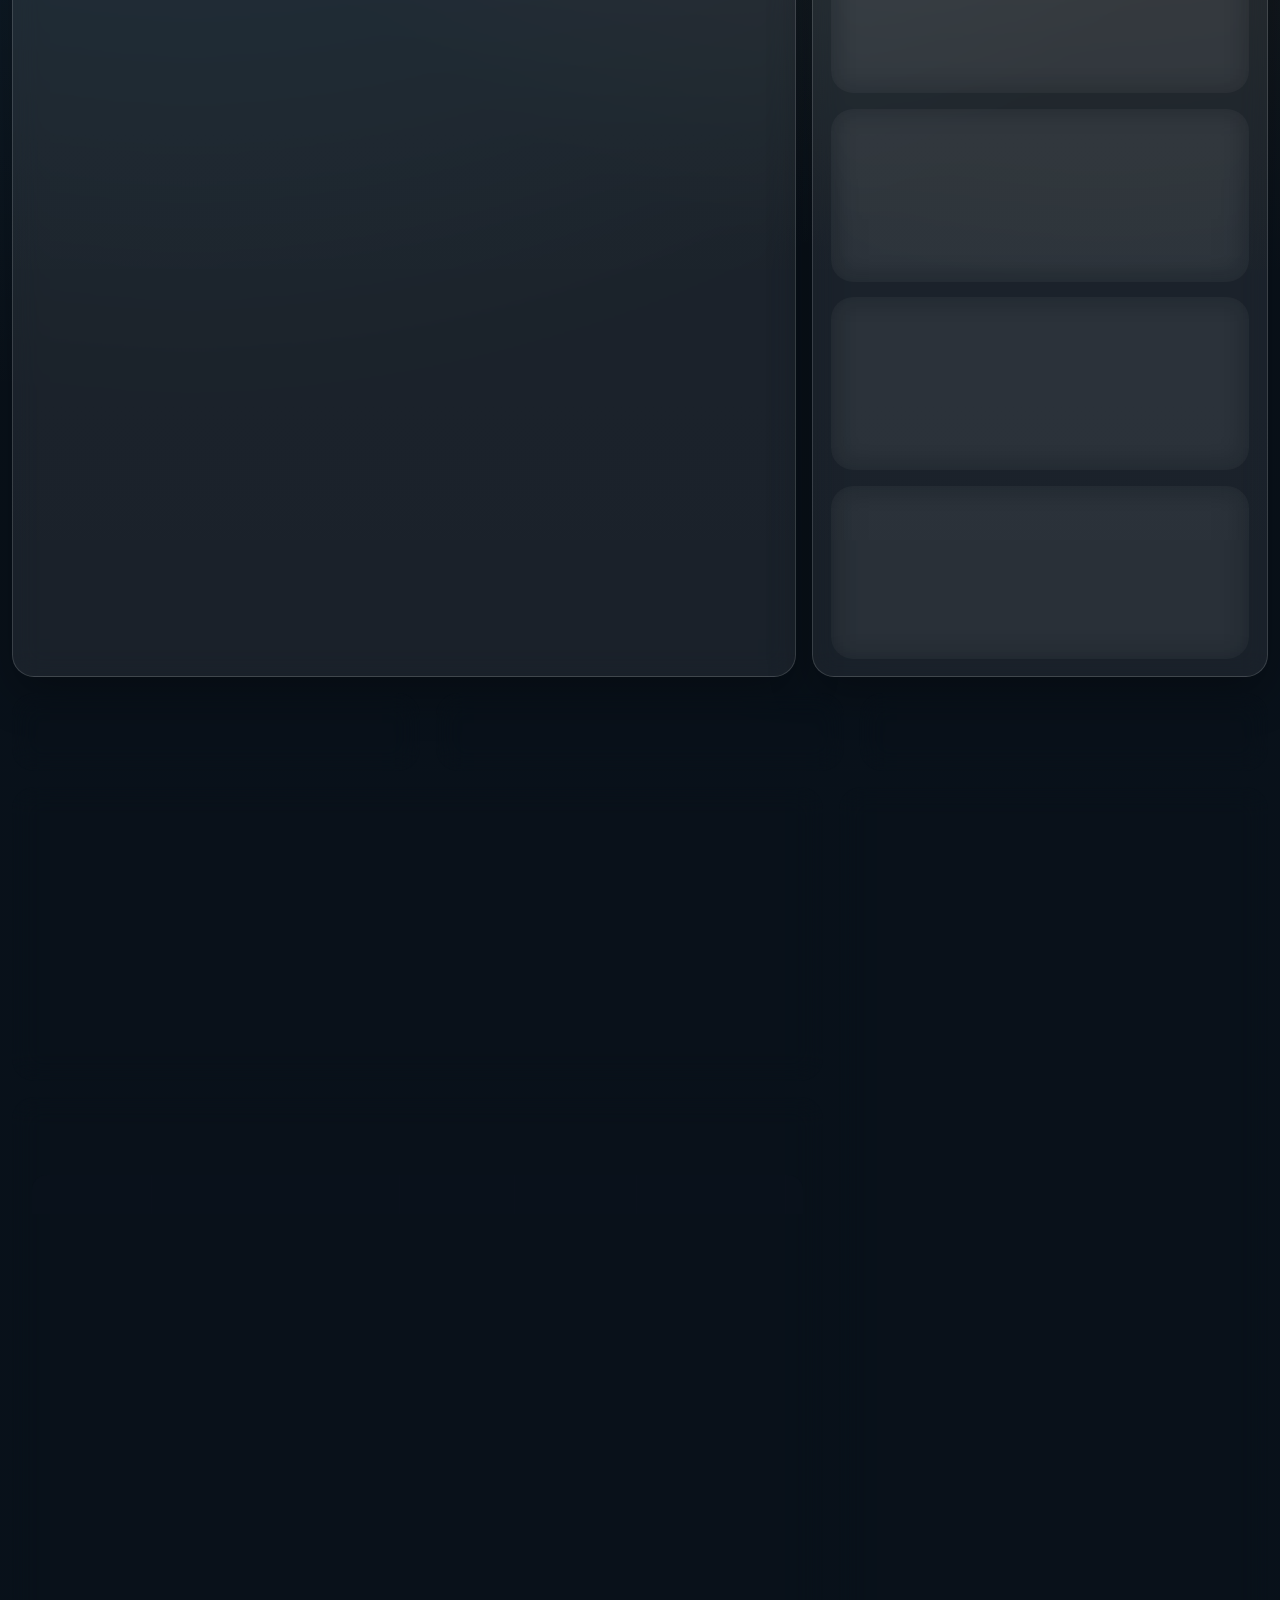
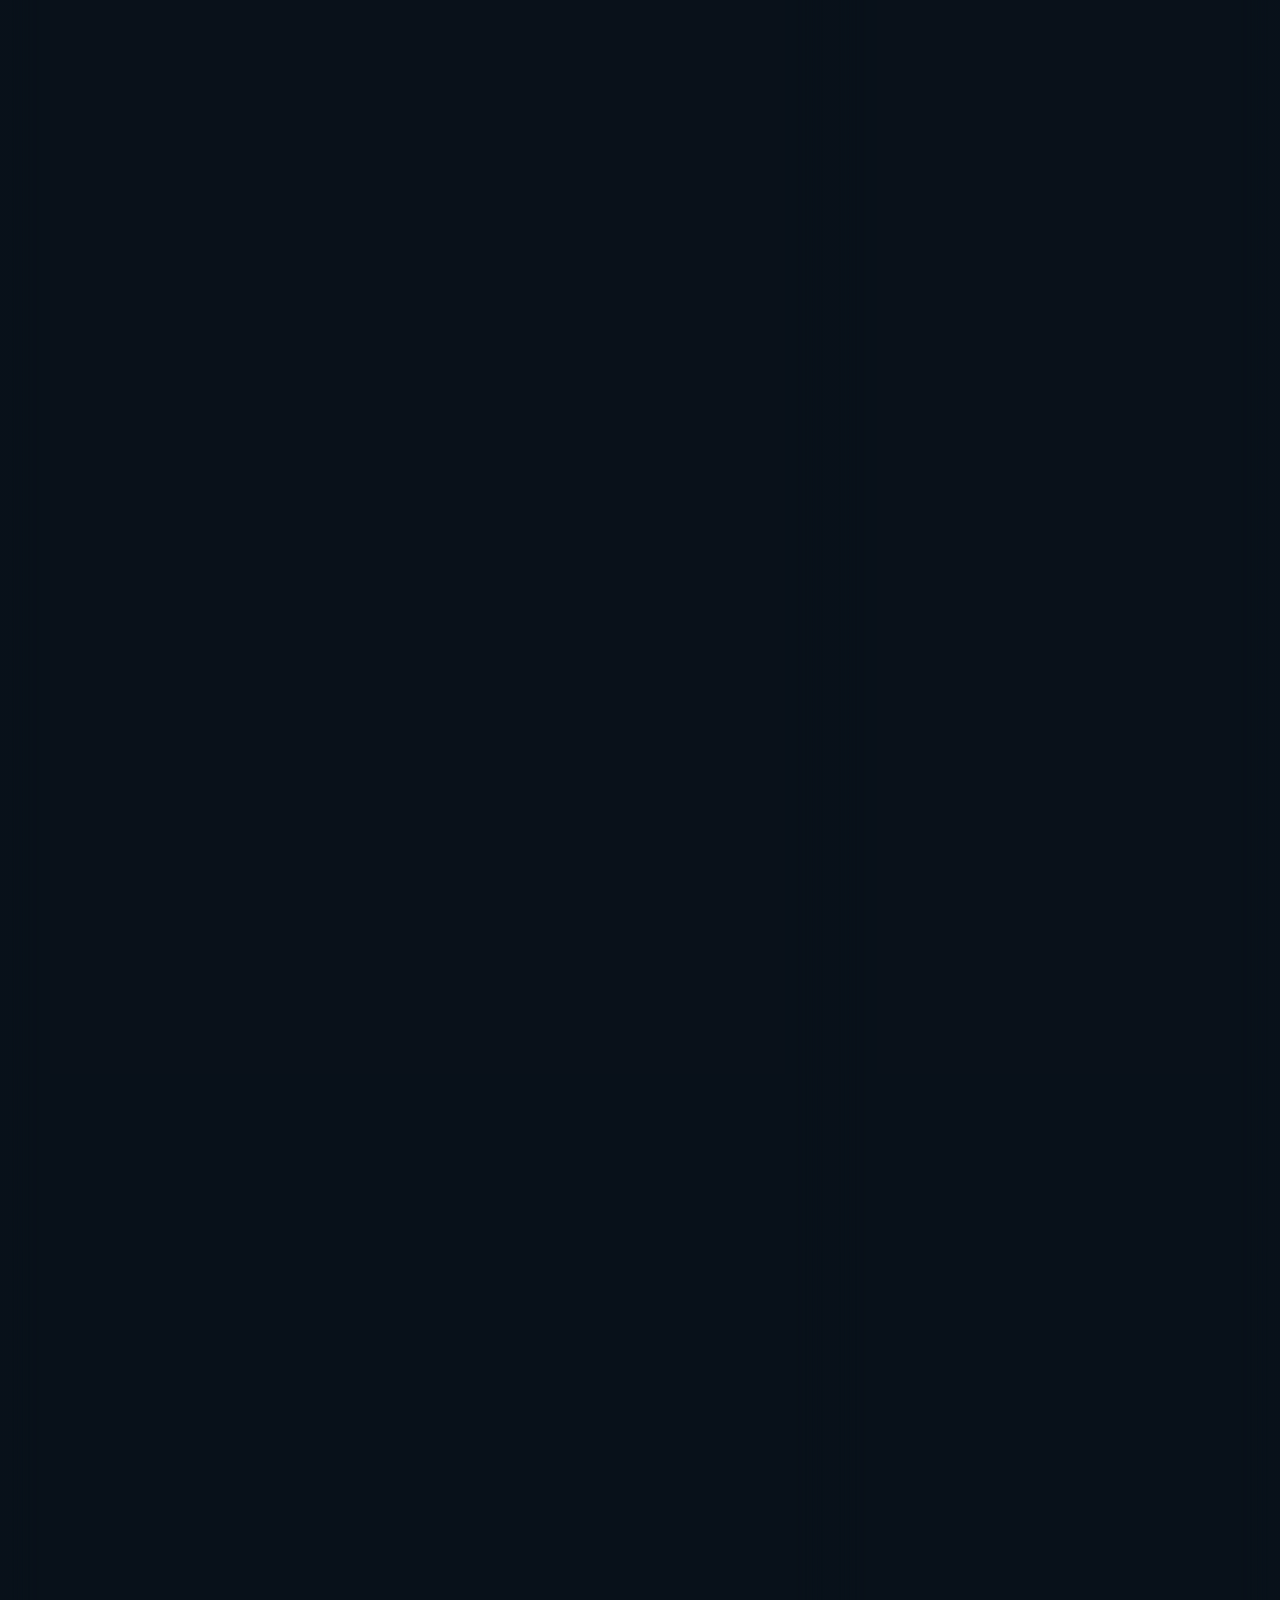
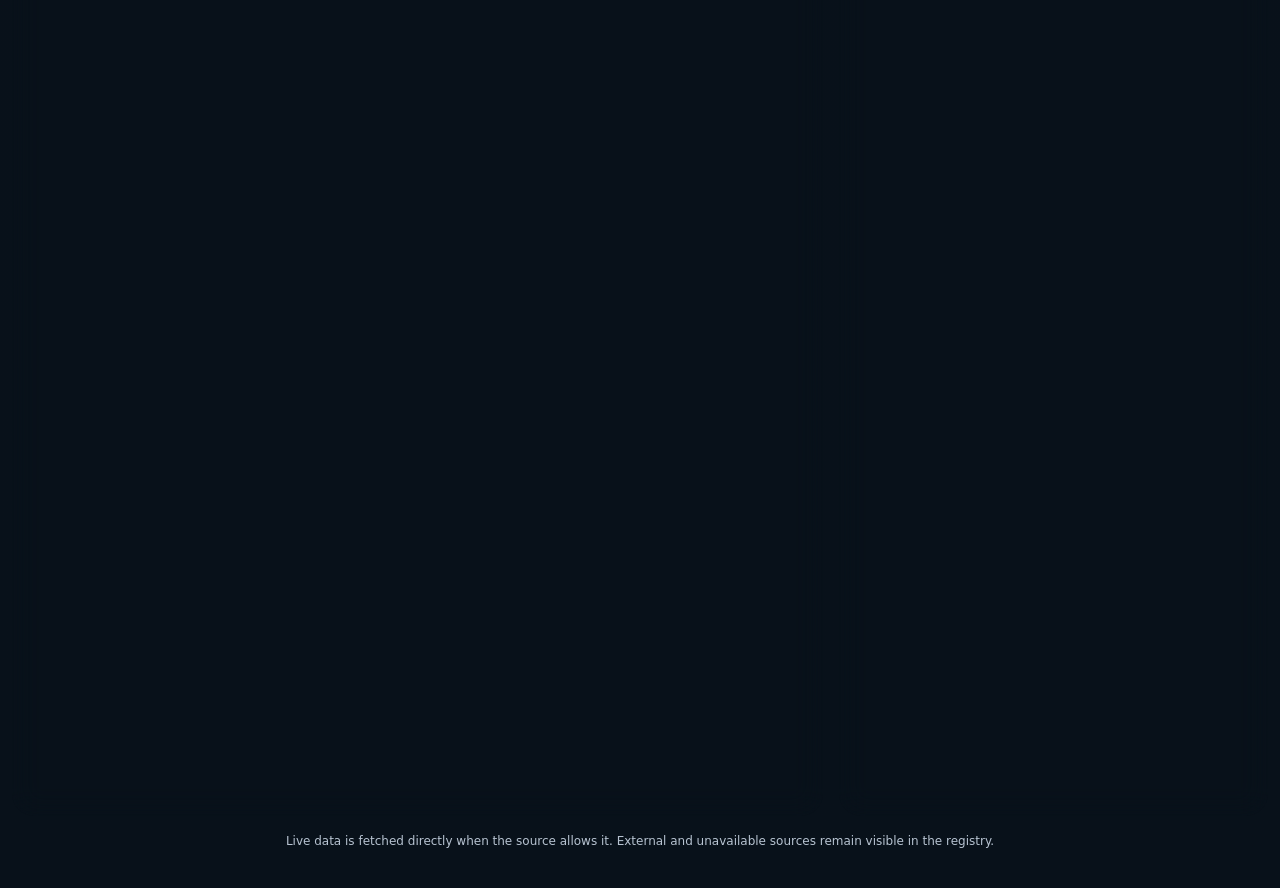
<file: events/index.html>
<!DOCTYPE html>
<html lang="en">
<head>
  <meta charset="utf-8" />
  <meta name="viewport" content="width=device-width, initial-scale=1.0" />
  <title>Event Explorer</title>
  <link rel="stylesheet" href="../assets/dashboard.css" />
</head>
<body>
  <div class="shell">
    <header class="topbar">
      <a class="brand" href="../" aria-label="Dashboard Hub home">
        <div class="logo"></div>
        <div>
          <strong>Dashboard Hub</strong>
          <span>Event Explorer</span>
        </div>
      </a>

      <nav class="page-actions">
        <a class="chip-link" href="../earthquakes/">Earthquakes</a>
        <a class="chip-link" href="../wildfires/">Wildfires</a>
        <a class="chip-link" href="../news/">RSS</a>
        <a class="chip-link" href="../documents/">Documents</a>
      </nav>
    </header>

    <main>
      <section class="hero">
        <div class="hero-card panel">
          <div class="eyebrow">Central event table</div>
          <h1>Combine live hazard, alert, and reporting feeds in one filterable browser view.</h1>
          <p style="margin-top:14px; max-width: 860px;">
            The explorer normalises source-specific records into one common event schema, keeps the source references attached, and shows which records are live, cached, manual, or external.
          </p>

          <div class="hero-actions">
            <a class="button primary" href="#explorer">Open explorer</a>
            <a class="button" href="./?type=natural_hazard">Natural hazards</a>
            <a class="button" href="./?type=conflict">Conflict</a>
            <a class="button" href="./?type=satellite">Satellite</a>
          </div>
        </div>

        <aside class="panel">
          <div class="section-head">
            <div>
              <h2>Source status</h2>
              <p class="muted" id="sourceStatusText">Loading source registry…</p>
            </div>
          </div>
          <div class="grid" id="sourceStatusList"></div>
        </aside>
      </section>

      <section class="grid three-col" style="margin-bottom:16px;">
        <article class="summary-card panel">
          <strong id="eventCount">0</strong>
          <span>available events</span>
        </article>
        <article class="summary-card panel">
          <strong id="activeSourceCount">0</strong>
          <span>sources with live records</span>
        </article>
        <article class="summary-card panel">
          <strong id="lastUpdateLabel">loading</strong>
          <span>last update</span>
        </article>
      </section>

      <section class="two-col grid" id="explorer">
        <div>
          <div class="filter-bar panel">
            <div class="section-head">
              <div>
                <h2>Filters</h2>
                <p class="muted">Search, trim, and sort the normalised stream.</p>
              </div>
              <div class="page-actions">
                <button class="chip-link" id="refreshButton" type="button">Refresh</button>
                <button class="chip-link" id="resetButton" type="button">Reset filters</button>
              </div>
            </div>

            <div class="filter-grid">
              <div class="filter-item">
                <label for="searchInput">Search</label>
                <input id="searchInput" type="search" placeholder="Search title, source, region, tags" />
              </div>

              <div class="filter-item">
                <label for="eventTypeSelect">Event type</label>
                <select id="eventTypeSelect"></select>
              </div>

              <div class="filter-item">
                <label for="subtypeSelect">Subtype</label>
                <select id="subtypeSelect"></select>
              </div>

              <div class="filter-item">
                <label for="sourceSelect">Source</label>
                <select id="sourceSelect"></select>
              </div>

              <div class="filter-item">
                <label for="severitySelect">Severity</label>
                <select id="severitySelect"></select>
              </div>

              <div class="filter-item">
                <label for="statusSelect">Status</label>
                <select id="statusSelect"></select>
              </div>

              <div class="filter-item">
                <label for="modeSelect">Data mode</label>
                <select id="modeSelect"></select>
              </div>

              <div class="filter-item">
                <label for="timeRangeSelect">Time range</label>
                <select id="timeRangeSelect"></select>
              </div>
            </div>

            <div class="inline-options" style="margin-top:4px;">
              <label><input id="onlyActiveCheckbox" type="checkbox" /> Only active</label>
              <label><input id="onlyMajorCheckbox" type="checkbox" /> Only major or extreme</label>
              <label><input id="onlyCoordsCheckbox" type="checkbox" /> Only with coordinates</label>
            </div>
          </div>

          <section class="table-shell panel" style="margin-top:16px;" aria-label="Event table">
            <div class="section-head">
              <div>
                <h2>Event table</h2>
                <p class="muted" id="resultCountText">Loading records…</p>
              </div>
              <div class="table-meta">
                <span class="pill live" id="liveModePill">Live</span>
                <span class="pill cached" id="cachedModePill">Cached</span>
                <span class="pill external" id="externalModePill">External</span>
              </div>
            </div>

            <div id="tableState" class="loading">Loading the current source registry and live event data…</div>
            <div class="table-wrap" id="tableWrap" hidden>
              <table>
                <thead>
                  <tr>
                    <th>Time</th>
                    <th>Event</th>
                    <th>Type</th>
                    <th>Location</th>
                    <th>Severity</th>
                    <th>Status</th>
                    <th>Source</th>
                    <th>Actions</th>
                  </tr>
                </thead>
                <tbody id="eventTableBody"></tbody>
              </table>
            </div>

            <div class="pagination">
              <div class="muted" id="pageSummaryText">No records loaded yet.</div>
              <div class="page-actions">
                <button class="chip-link" id="prevPageButton" type="button">Previous</button>
                <button class="chip-link" id="nextPageButton" type="button">Next</button>
              </div>
            </div>
          </section>
        </div>

        <aside class="detail-card panel" id="detailPanel">
          <div class="section-head">
            <div>
              <h2>Event detail</h2>
              <p class="muted">Select a row to inspect the record and copy it into Obsidian.</p>
            </div>
          </div>

          <div id="detailState" class="empty">Choose an event row to see the full event summary, source links, and Obsidian export.</div>
        </aside>
      </section>
    </main>

    <div class="footer-note">Live data is fetched directly when the source allows it. External and unavailable sources remain visible in the registry.</div>
  </div>

  <script src="../assets/dashboard-core.js"></script>
  <script src="./app.js"></script>
</body>
</html>
</file>
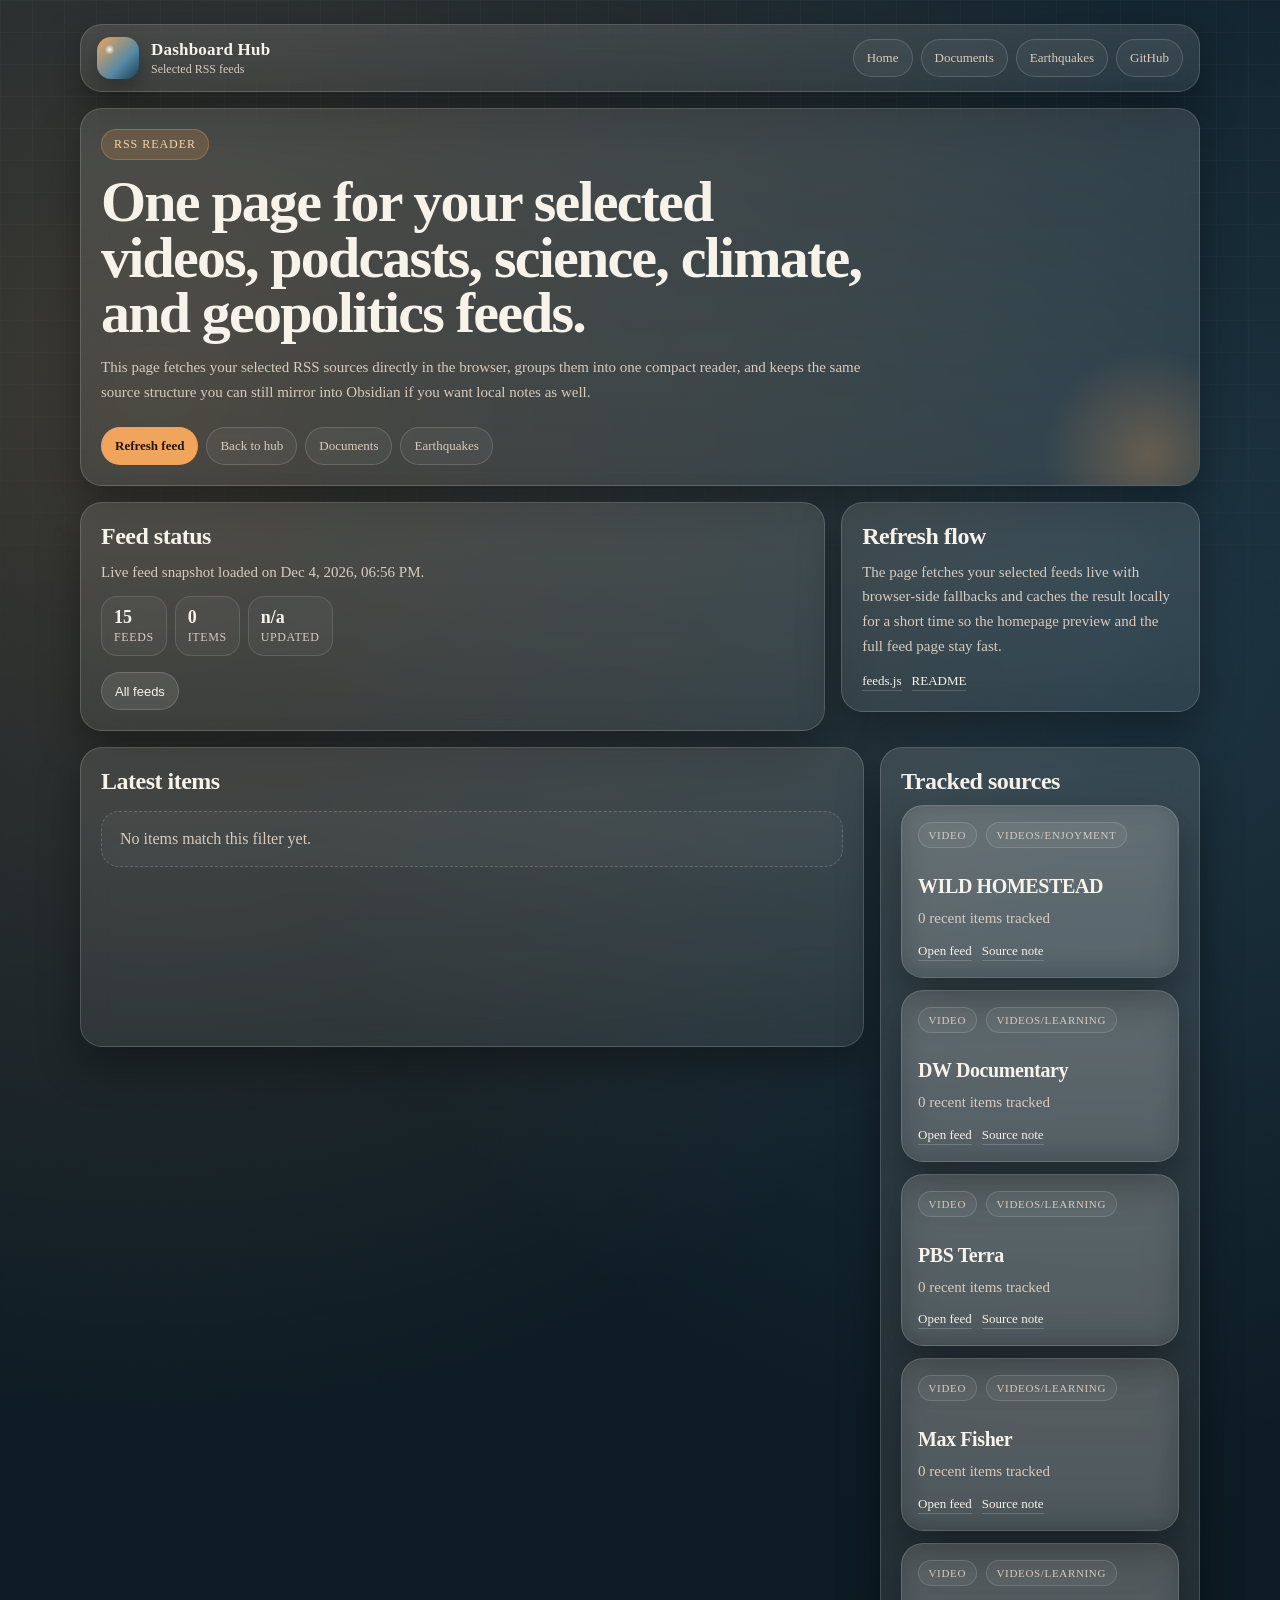
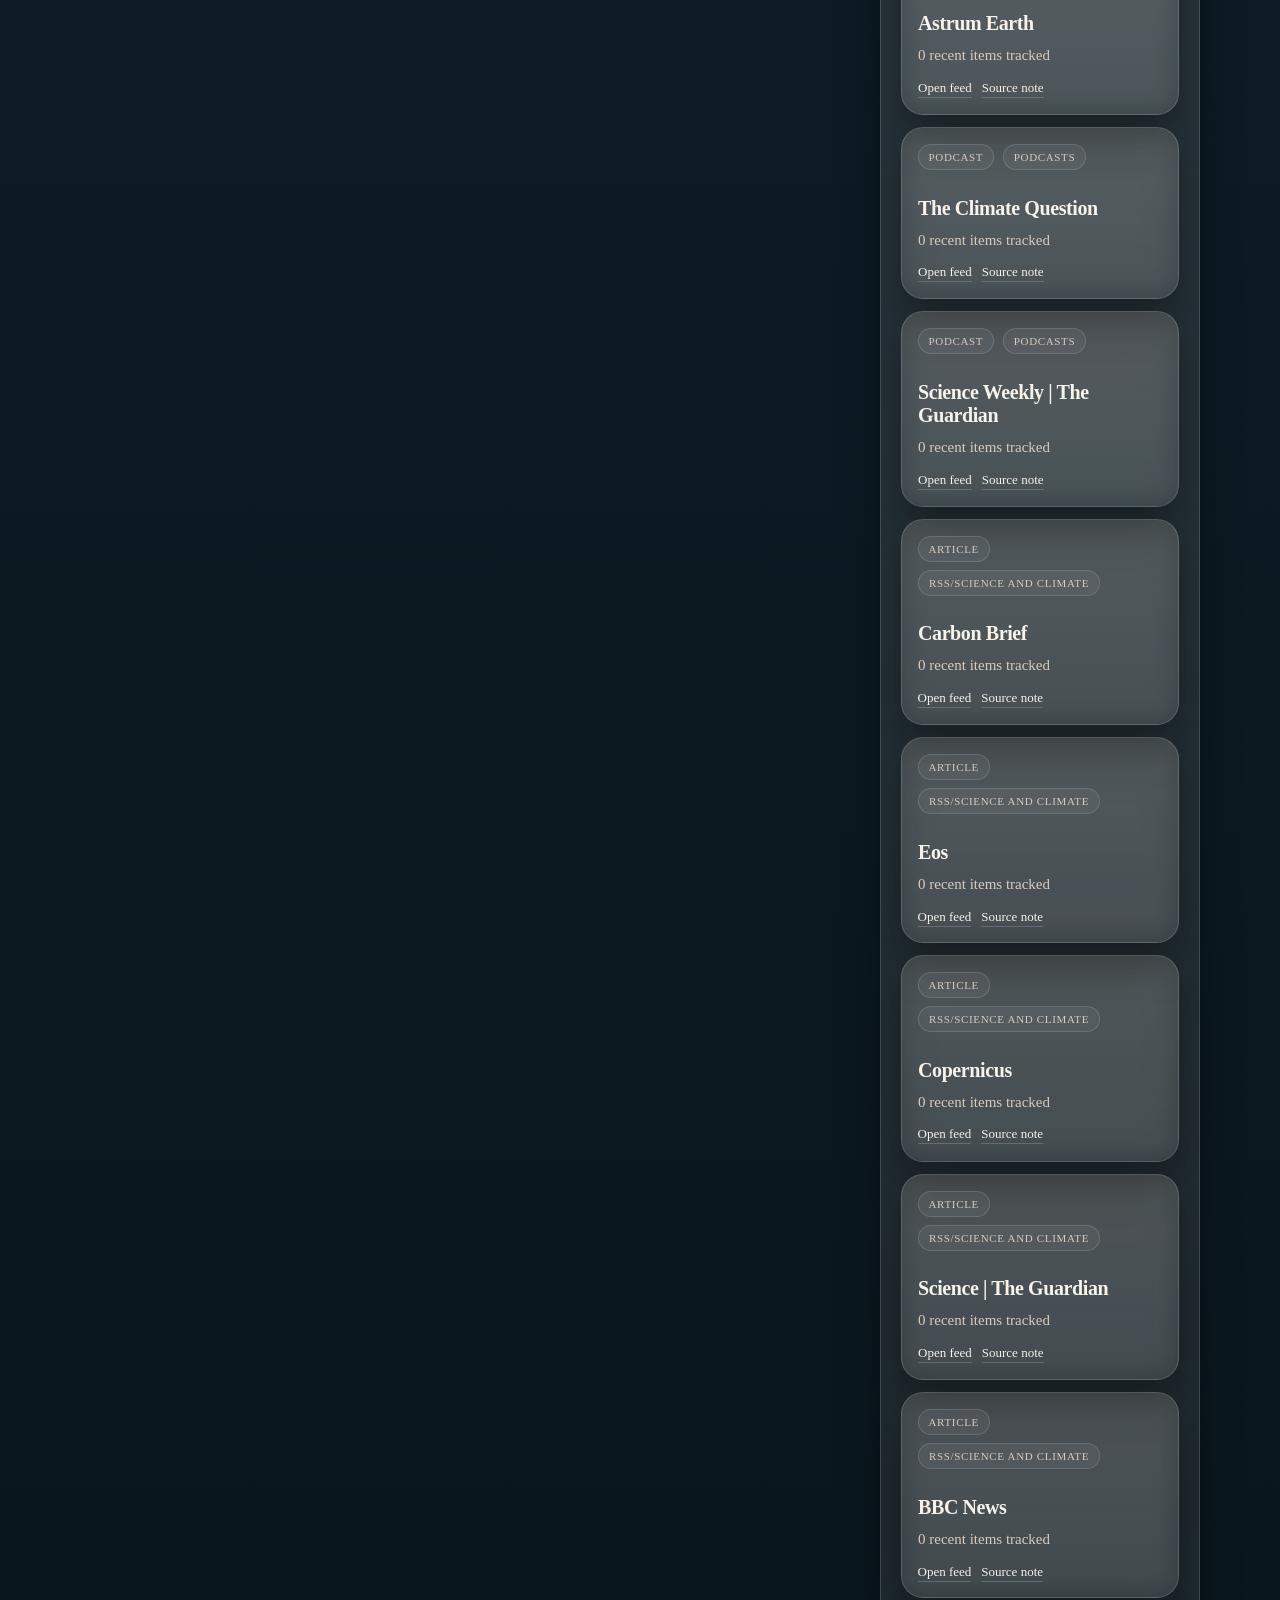
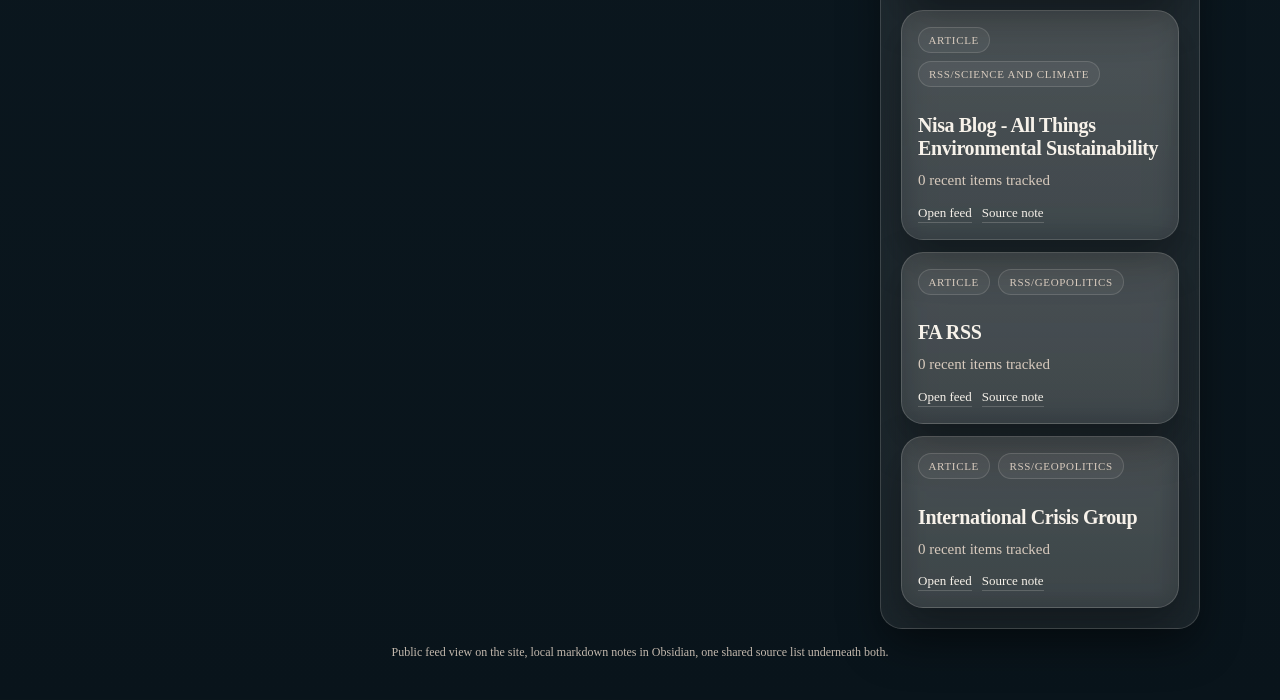
<file: news/index.html>
<!DOCTYPE html>
<html lang="en">
<head>
  <meta charset="utf-8" />
  <meta name="viewport" content="width=device-width, initial-scale=1.0" />
  <title>RSS Notes Feed</title>
  <style>
    :root {
      --bg: #09141b;
      --panel: rgba(255, 249, 241, 0.08);
      --panel-strong: rgba(255, 249, 241, 0.12);
      --border: rgba(255, 249, 241, 0.16);
      --text: #f7f2ea;
      --muted: #d8cbbe;
      --accent: #f0a45c;
      --accent-soft: rgba(240, 164, 92, 0.18);
      --shadow: rgba(0, 0, 0, 0.34);
      --success: #8bc28a;
    }

    * { box-sizing: border-box; }

    html, body {
      margin: 0;
      min-height: 100%;
      font-family: Georgia, "Times New Roman", serif;
      color: var(--text);
      background:
        radial-gradient(circle at 12% 10%, rgba(240, 164, 92, 0.2), transparent 28%),
        radial-gradient(circle at 86% 16%, rgba(86, 137, 166, 0.22), transparent 24%),
        linear-gradient(180deg, #10202a 0%, var(--bg) 100%);
    }

    body::before {
      content: "";
      position: fixed;
      inset: 0;
      pointer-events: none;
      background-image:
        linear-gradient(rgba(255, 249, 241, 0.03) 1px, transparent 1px),
        linear-gradient(90deg, rgba(255, 249, 241, 0.03) 1px, transparent 1px);
      background-size: 32px 32px;
      mask-image: linear-gradient(to bottom, black, transparent 92%);
    }

    a { color: inherit; }

    .page {
      width: min(1120px, calc(100vw - 24px));
      margin: 0 auto;
      padding: 24px 0 40px;
      position: relative;
      z-index: 1;
    }

    .topbar,
    .panel,
    .item,
    .feed-source {
      border: 1px solid var(--border);
      border-radius: 22px;
      background: linear-gradient(180deg, var(--panel-strong), var(--panel));
      box-shadow: 0 18px 42px var(--shadow);
      backdrop-filter: blur(14px);
    }

    .topbar {
      display: flex;
      justify-content: space-between;
      align-items: center;
      gap: 12px;
      padding: 12px 16px;
      margin-bottom: 16px;
    }

    .brand {
      display: flex;
      align-items: center;
      gap: 12px;
      min-width: 0;
      text-decoration: none;
    }

    .logo {
      width: 42px;
      height: 42px;
      border-radius: 14px;
      background:
        radial-gradient(circle at 30% 30%, rgba(255, 255, 255, 0.94), transparent 12%),
        linear-gradient(135deg, #f0a45c, #5689a6 62%, #1a3e51);
      box-shadow: 0 10px 22px rgba(0, 0, 0, 0.28);
      flex: none;
    }

    .brand-text strong {
      display: block;
      font-size: 17px;
      letter-spacing: 0.2px;
    }

    .brand-text span {
      display: block;
      color: var(--muted);
      font-size: 12px;
      margin-top: 2px;
    }

    .top-links,
    .hero-actions,
    .item-actions,
    .filter-bar,
    .stat-list {
      display: flex;
      flex-wrap: wrap;
      gap: 8px;
    }

    .chip-link,
    .button,
    .filter-chip {
      display: inline-flex;
      align-items: center;
      justify-content: center;
      min-height: 38px;
      padding: 0 13px;
      border-radius: 999px;
      border: 1px solid var(--border);
      background: rgba(255, 249, 241, 0.05);
      color: var(--muted);
      text-decoration: none;
      font-size: 13px;
      cursor: pointer;
    }

    .chip-link:hover,
    .button:hover,
    .filter-chip:hover,
    .filter-chip.active {
      color: var(--text);
      background: rgba(255, 249, 241, 0.1);
    }

    .button.primary {
      background: var(--accent);
      border-color: rgba(240, 164, 92, 0.72);
      color: #23170b;
      font-weight: 700;
    }

    .hero {
      padding: 28px;
      margin-bottom: 16px;
      position: relative;
      overflow: hidden;
    }

    .hero::after {
      content: "";
      position: absolute;
      right: -60px;
      bottom: -80px;
      width: 220px;
      height: 220px;
      border-radius: 50%;
      background: radial-gradient(circle, rgba(240, 164, 92, 0.28), transparent 68%);
      pointer-events: none;
    }

    .eyebrow {
      display: inline-flex;
      align-items: center;
      gap: 8px;
      padding: 7px 12px;
      border-radius: 999px;
      background: var(--accent-soft);
      border: 1px solid rgba(240, 164, 92, 0.3);
      color: #f6d3ab;
      font-size: 12px;
      text-transform: uppercase;
      letter-spacing: 0.08em;
      margin-bottom: 14px;
    }

    h1, h2, h3, p {
      margin: 0;
    }

    h1 {
      max-width: 780px;
      font-size: clamp(36px, 5vw, 58px);
      line-height: 0.96;
      letter-spacing: -1.8px;
    }

    .hero p {
      max-width: 780px;
      margin-top: 14px;
      color: var(--muted);
      font-size: 17px;
      line-height: 1.6;
    }

    .hero-actions {
      margin-top: 22px;
    }

    .dashboard {
      display: grid;
      grid-template-columns: 1.35fr 0.65fr;
      gap: 16px;
      align-items: start;
    }

    .panel {
      padding: 20px;
    }

    .panel h2 {
      font-size: 24px;
      letter-spacing: -0.5px;
      margin-bottom: 10px;
    }

    .panel p,
    .panel li {
      color: var(--muted);
      font-size: 15px;
      line-height: 1.65;
    }

    .stat-list {
      margin-top: 12px;
    }

    .stat {
      padding: 10px 12px;
      border-radius: 16px;
      border: 1px solid rgba(255, 249, 241, 0.12);
      background: rgba(255, 249, 241, 0.04);
    }

    .stat strong {
      display: block;
      color: var(--text);
      font-size: 18px;
      margin-bottom: 2px;
    }

    .stat span {
      display: block;
      color: var(--muted);
      font-size: 12px;
      text-transform: uppercase;
      letter-spacing: 0.05em;
    }

    .feed-layout {
      margin-top: 16px;
      display: grid;
      grid-template-columns: 1fr 320px;
      gap: 16px;
      align-items: start;
    }

    .items-panel,
    .sources-panel {
      min-height: 300px;
    }

    .feed-sections {
      display: grid;
      gap: 18px;
      margin-top: 16px;
    }

    .section-title {
      display: flex;
      justify-content: space-between;
      gap: 12px;
      align-items: baseline;
      margin-bottom: 12px;
    }

    .section-title h3 {
      font-size: 21px;
      letter-spacing: -0.4px;
    }

    .section-title span {
      color: var(--muted);
      font-size: 12px;
      text-transform: uppercase;
      letter-spacing: 0.06em;
    }

    .item-list,
    .source-list {
      display: grid;
      gap: 12px;
    }

    .item,
    .feed-source {
      padding: 16px;
    }

    .item-meta,
    .source-meta {
      display: flex;
      flex-wrap: wrap;
      gap: 8px;
      margin-bottom: 10px;
    }

    .badge {
      display: inline-flex;
      align-items: center;
      min-height: 26px;
      padding: 0 10px;
      border-radius: 999px;
      border: 1px solid rgba(255, 249, 241, 0.14);
      background: rgba(255, 249, 241, 0.05);
      color: var(--muted);
      font-size: 11px;
      text-transform: uppercase;
      letter-spacing: 0.06em;
    }

    .item h4,
    .feed-source h4 {
      font-size: 20px;
      letter-spacing: -0.4px;
      margin-bottom: 8px;
    }

    .item p,
    .feed-source p {
      margin-bottom: 12px;
    }

    .item-actions a,
    .source-links a {
      color: var(--text);
      text-decoration: none;
      font-size: 13px;
      padding-bottom: 1px;
      border-bottom: 1px solid rgba(255, 249, 241, 0.18);
    }

    .item-actions a:hover,
    .source-links a:hover {
      border-color: rgba(255, 249, 241, 0.42);
    }

    .source-links {
      display: flex;
      flex-wrap: wrap;
      gap: 10px;
      margin-top: 10px;
    }

    .empty {
      padding: 18px;
      border-radius: 18px;
      border: 1px dashed rgba(255, 249, 241, 0.18);
      color: var(--muted);
      background: rgba(255, 249, 241, 0.03);
    }

    .muted {
      color: var(--muted);
    }

    .footer-note {
      text-align: center;
      color: var(--muted);
      font-size: 12px;
      margin-top: 16px;
      opacity: 0.9;
    }

    @media (max-width: 980px) {
      .dashboard,
      .feed-layout {
        grid-template-columns: 1fr;
      }
    }

    @media (max-width: 620px) {
      .page {
        width: min(100vw - 16px, 1120px);
        padding-top: 10px;
      }

      .topbar {
        align-items: flex-start;
        flex-direction: column;
      }

      h1 {
        font-size: 34px;
      }

      .hero p {
        font-size: 15px;
      }
    }
  </style>
</head>
<body>
  <div class="page">
    <header class="topbar">
      <a class="brand" href="../" aria-label="Dashboard Hub home">
        <div class="logo"></div>
        <div class="brand-text">
          <strong>Dashboard Hub</strong>
          <span>Selected RSS feeds</span>
        </div>
      </a>

      <nav class="top-links">
        <a class="chip-link" href="../">Home</a>
        <a class="chip-link" href="../documents/">Documents</a>
        <a class="chip-link" href="../earthquakes/">Earthquakes</a>
        <a class="chip-link" href="https://github.com/remkopape/dashboard-hub" target="_blank" rel="noopener">GitHub</a>
      </nav>
    </header>

    <main>
      <section class="panel hero">
        <div class="eyebrow">RSS Reader</div>
        <h1>One page for your selected videos, podcasts, science, climate, and geopolitics feeds.</h1>
        <p>
          This page fetches your selected RSS sources directly in the browser, groups them into one compact reader,
          and keeps the same source structure you can still mirror into Obsidian if you want local notes as well.
        </p>
        <div class="hero-actions">
          <a class="button primary" href="javascript:window.location.reload()">Refresh feed</a>
          <a class="button" href="../">Back to hub</a>
          <a class="button" href="../documents/">Documents</a>
          <a class="button" href="../earthquakes/">Earthquakes</a>
        </div>
      </section>

      <section class="dashboard">
        <div class="panel">
          <h2>Feed status</h2>
          <p class="muted" id="feedStatusText">Loading local feed data...</p>
          <div class="stat-list" id="feedStats"></div>
          <div class="filter-bar" id="filterBar" style="margin-top: 16px;"></div>
        </div>

        <aside class="panel">
          <h2>Refresh flow</h2>
          <p>
            The page fetches your selected feeds live with browser-side fallbacks and caches the result locally for a short time
            so the homepage preview and the full feed page stay fast.
          </p>
          <div class="source-links" style="margin-top: 14px;">
            <a href="./feeds.js">feeds.js</a>
            <a href="../README.md">README</a>
          </div>
        </aside>
      </section>

      <section class="feed-layout">
        <div class="panel items-panel">
          <h2>Latest items</h2>
          <div class="feed-sections" id="feedSections">
            <div class="empty">No feed data loaded yet.</div>
          </div>
        </div>

        <aside class="panel sources-panel">
          <h2>Tracked sources</h2>
          <div class="source-list" id="sourceList">
            <div class="empty">Source details will appear after the feed file loads.</div>
          </div>
        </aside>
      </section>

      <div class="footer-note">
        Public feed view on the site, local markdown notes in Obsidian, one shared source list underneath both.
      </div>
    </main>
  </div>

  <script src="./feeds.js"></script>
  <script>
    const feedStatusText = document.getElementById('feedStatusText');
    const feedStats = document.getElementById('feedStats');
    const filterBar = document.getElementById('filterBar');
    const feedSections = document.getElementById('feedSections');
    const sourceList = document.getElementById('sourceList');

    let activeCategory = 'all';
    let feedData = null;

    function escapeHtml(value) {
      return String(value)
        .replace(/&/g, '&amp;')
        .replace(/</g, '&lt;')
        .replace(/>/g, '&gt;')
        .replace(/"/g, '&quot;')
        .replace(/'/g, '&#39;');
    }

    function formatDate(isoString) {
      if (!isoString) return 'Unknown date';
      const date = new Date(isoString);
      return new Intl.DateTimeFormat(undefined, {
        year: 'numeric',
        month: 'short',
        day: 'numeric',
        hour: '2-digit',
        minute: '2-digit',
      }).format(date);
    }

    function formatRelativeTime(isoString) {
      if (!isoString) return '';
      const date = new Date(isoString).getTime();
      const diffMinutes = Math.max(0, Math.round((Date.now() - date) / 60000));
      if (diffMinutes < 60) return diffMinutes + 'm ago';
      const diffHours = Math.round(diffMinutes / 60);
      if (diffHours < 48) return diffHours + 'h ago';
      const diffDays = Math.round(diffHours / 24);
      return diffDays + 'd ago';
    }

    function buildStats(data) {
      const latestItem = Array.isArray(data.items) && data.items.length ? data.items[0] : null;
      const stats = [
        { label: 'Feeds', value: data.feed_count || 0 },
        { label: 'Items', value: data.item_count || 0 },
        { label: 'Updated', value: latestItem ? formatRelativeTime(latestItem.published_at) : 'n/a' },
      ];

      feedStats.innerHTML = stats.map((stat) => `
        <div class="stat">
          <strong>${escapeHtml(stat.value)}</strong>
          <span>${escapeHtml(stat.label)}</span>
        </div>
      `).join('');
    }

    function buildFilters(data) {
      const categories = ['all', ...(data.sections || []).map((section) => section.category)];
      filterBar.innerHTML = categories.map((category) => {
        const label = category === 'all' ? 'All feeds' : category;
        const active = category === activeCategory ? ' active' : '';
        return `<button class="filter-chip${active}" type="button" data-category="${escapeHtml(category)}">${escapeHtml(label)}</button>`;
      }).join('');
    }

    function renderSections(data) {
      const sections = (data.sections || []).filter((section) => activeCategory === 'all' || section.category === activeCategory);

      if (!sections.length) {
        feedSections.innerHTML = '<div class="empty">No items match this filter yet.</div>';
        return;
      }

      feedSections.innerHTML = sections.map((section) => `
        <section>
          <div class="section-title">
            <h3>${escapeHtml(section.category)}</h3>
            <span>${escapeHtml(section.item_count)} items</span>
          </div>
          <div class="item-list">
            ${section.items.map((item) => `
              <article class="item">
                <div class="item-meta">
                  <span class="badge">${escapeHtml(item.kind)}</span>
                  <span class="badge">${escapeHtml(item.feed_title)}</span>
                  <span class="badge">${escapeHtml(formatRelativeTime(item.published_at))}</span>
                </div>
                <h4>${escapeHtml(item.title)}</h4>
                <p>${escapeHtml(item.summary || 'No summary available.')}</p>
                <div class="item-actions">
                  <a href="${escapeHtml(item.link)}" target="_blank" rel="noopener">Open source</a>
                  <a href="${escapeHtml(item.source_path)}">Source note</a>
                  <a href="${escapeHtml(item.article_path)}">Article note</a>
                  <span class="muted">${escapeHtml(formatDate(item.published_at))}</span>
                </div>
              </article>
            `).join('')}
          </div>
        </section>
      `).join('');
    }

    function renderSources(data) {
      const feeds = Array.isArray(data.feeds) ? data.feeds : [];
      if (!feeds.length) {
        sourceList.innerHTML = '<div class="empty">No sources found in the local feed file.</div>';
        return;
      }

      sourceList.innerHTML = feeds.map((feed) => `
        <article class="feed-source">
          <div class="source-meta">
            <span class="badge">${escapeHtml(feed.kind)}</span>
            <span class="badge">${escapeHtml(feed.category)}</span>
          </div>
          <h4>${escapeHtml(feed.title)}</h4>
          <p>${escapeHtml(feed.item_count)} recent items tracked${feed.latest_published ? ' \u00b7 latest ' + escapeHtml(formatRelativeTime(feed.latest_published)) : ''}</p>
          <div class="source-links">
            <a href="${escapeHtml(feed.url)}" target="_blank" rel="noopener">Open feed</a>
            <a href="${escapeHtml(feed.source_path)}">Source note</a>
          </div>
        </article>
      `).join('');
    }

    function renderFeed(data) {
      feedData = data;
      buildStats(data);
      buildFilters(data);
      renderSections(data);
      renderSources(data);

      if (data.generated_at) {
        feedStatusText.textContent = 'Live feed snapshot loaded on ' + formatDate(data.generated_at) + '.';
      } else {
        feedStatusText.textContent = 'The live feed loaded, but it did not include a snapshot timestamp.';
      }
    }

    filterBar.addEventListener('click', (event) => {
      const button = event.target.closest('[data-category]');
      if (!button || !feedData) return;
      activeCategory = button.getAttribute('data-category') || 'all';
      buildFilters(feedData);
      renderSections(feedData);
    });

    async function loadFeed() {
      try {
        const data = await window.DashboardNews.loadFeedBundle({
          limitPerFeed: 6,
          maxItems: 72,
        });
        renderFeed(data);
      } catch (error) {
        console.error(error);
        feedStatusText.textContent = 'The selected feeds could not be loaded right now.';
        feedSections.innerHTML = '<div class="empty">The live feed reader could not load your sources right now. This can happen when a source blocks browser-side access or a proxy is temporarily unavailable.</div>';
        sourceList.innerHTML = '<div class="empty">Tracked sources will appear here once the live feed requests succeed.</div>';
        feedStats.innerHTML = '';
        filterBar.innerHTML = '';
      }
    }

    loadFeed();
  </script>
</body>
</html>
</file>
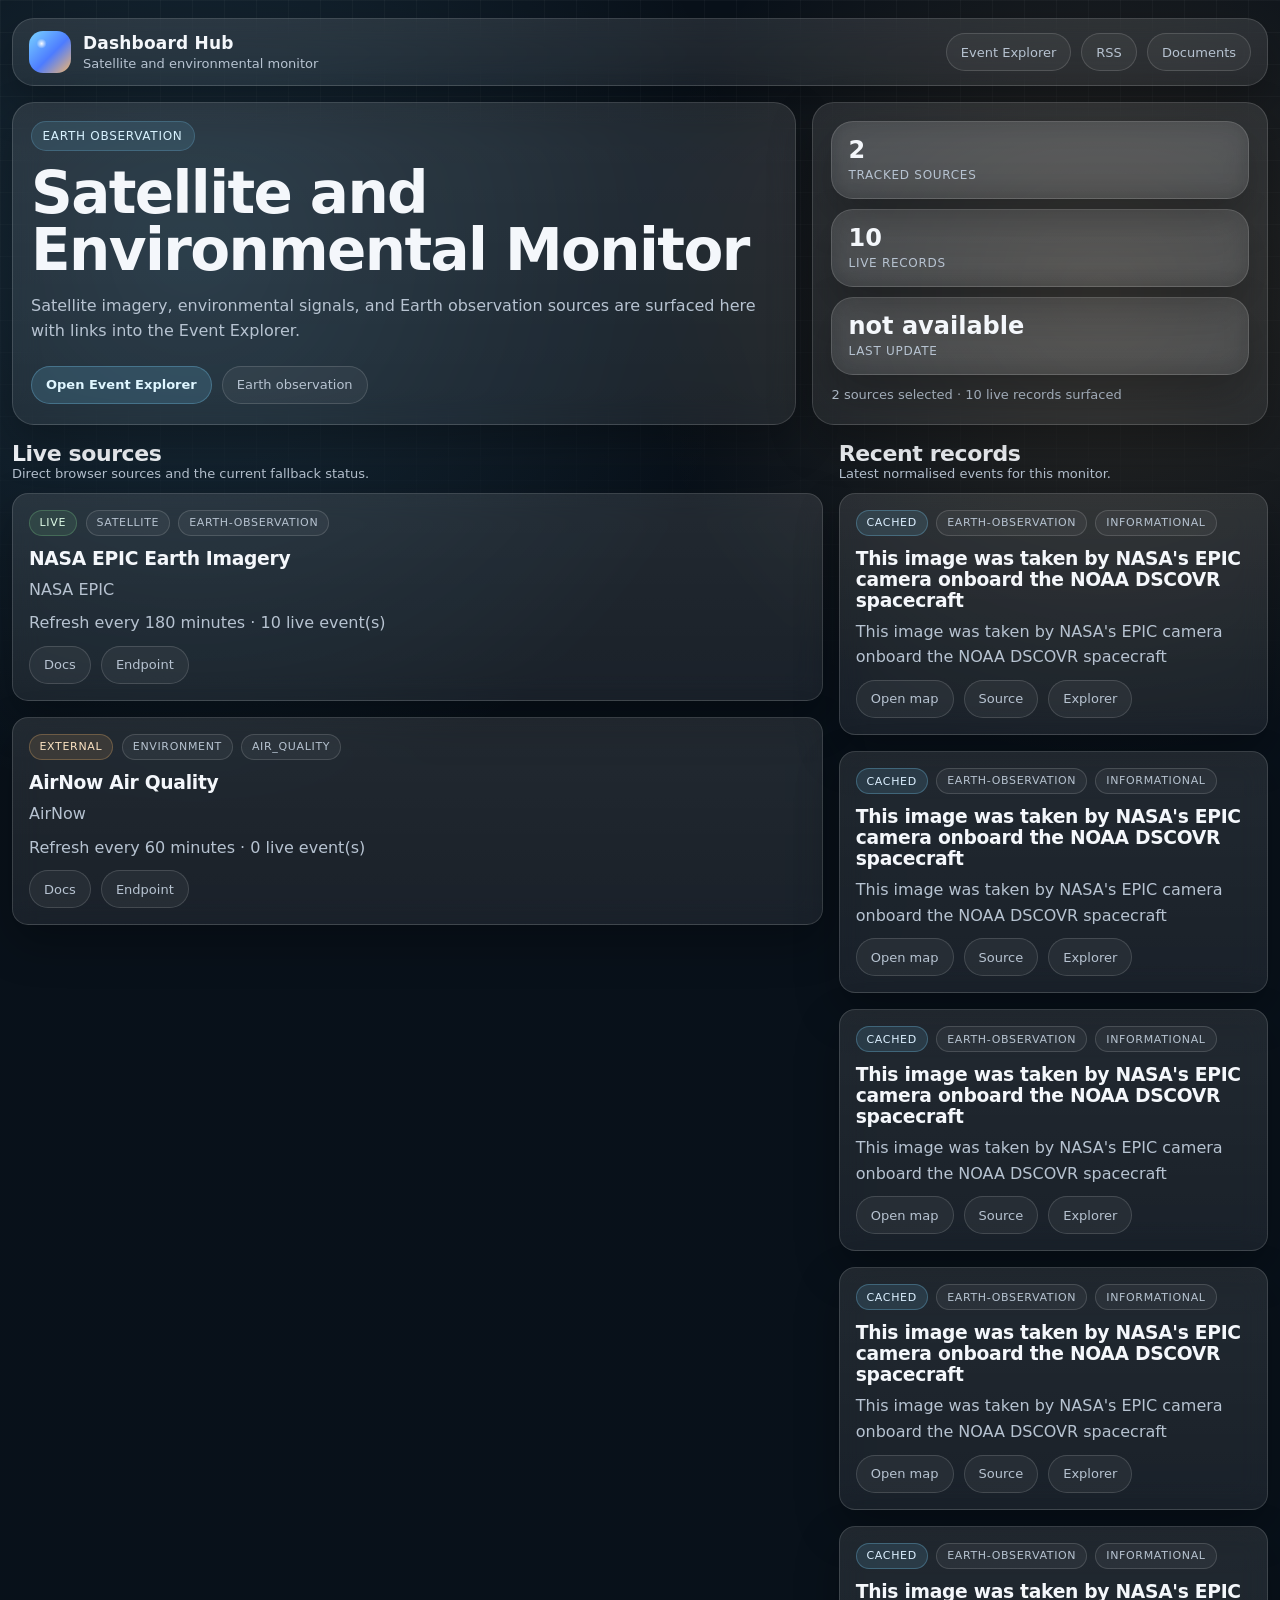
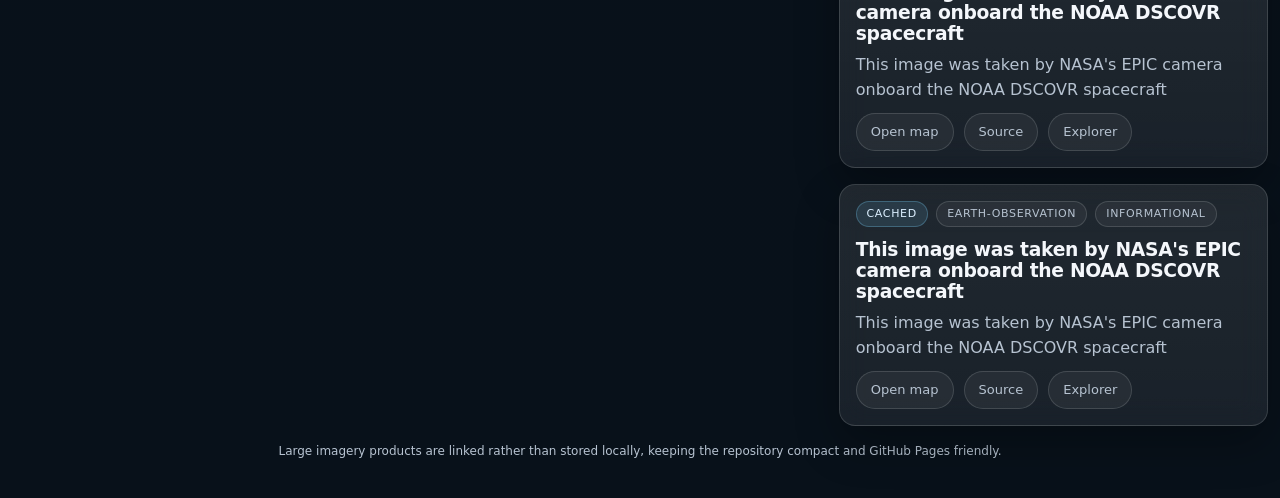
<file: satellite/index.html>
<!DOCTYPE html>
<html lang="en">
<head>
  <meta charset="utf-8" />
  <meta name="viewport" content="width=device-width, initial-scale=1.0" />
  <title>Satellite and Environmental Monitor</title>
  <link rel="stylesheet" href="../assets/dashboard.css" />
</head>
<body data-page-title="Satellite and Environmental Monitor" data-page-summary="Satellite imagery, environmental signals, and Earth observation sources are surfaced here with links into the Event Explorer." data-categories="satellite,environment" data-event-types="satellite,climate" data-explorer-query="?type=satellite" data-base-path="..">
  <div class="shell">
    <header class="topbar">
      <a class="brand" href="../"><div class="logo"></div><div><strong>Dashboard Hub</strong><span>Satellite and environmental monitor</span></div></a>
      <nav class="page-actions">
        <a class="chip-link" href="../events/?type=satellite">Event Explorer</a>
        <a class="chip-link" href="../news/">RSS</a>
        <a class="chip-link" href="../documents/">Documents</a>
      </nav>
    </header>
    <main>
      <section class="hero">
        <div class="hero-card panel">
          <div class="eyebrow">Earth observation</div>
          <h1 id="monitorTitle">Satellite and Environmental Monitor</h1>
          <p id="monitorSummary" style="margin-top:14px; max-width: 860px;">Satellite imagery, environmental signals, and Earth observation sources are surfaced here with links into the Event Explorer.</p>
          <div class="hero-actions">
            <a class="button primary" id="monitorExplorerLink" href="../events/?type=satellite">Open Event Explorer</a>
            <a class="button" href="../events/?type=satellite&subtype=earth-observation">Earth observation</a>
          </div>
        </div>
        <aside class="panel grid" style="gap:10px; align-content:start;">
          <article class="summary-card panel"><strong id="monitorSourceCount">0</strong><span>tracked sources</span></article>
          <article class="summary-card panel"><strong id="monitorEventCount">0</strong><span>live records</span></article>
          <article class="summary-card panel"><strong id="monitorLastUpdate">loading</strong><span>last update</span></article>
          <p class="muted" id="monitorStatusText">Loading source registry…</p>
        </aside>
      </section>
      <section class="grid two-col">
        <div>
          <div class="section-head"><div><h2>Live sources</h2><p class="muted">Direct browser sources and the current fallback status.</p></div></div>
          <div class="grid" id="monitorSources"></div>
        </div>
        <aside>
          <div class="section-head"><div><h2>Recent records</h2><p class="muted">Latest normalised events for this monitor.</p></div></div>
          <div class="grid" id="monitorEvents"></div>
        </aside>
      </section>
    </main>
    <div class="footer-note">Large imagery products are linked rather than stored locally, keeping the repository compact and GitHub Pages friendly.</div>
  </div>
  <script src="../assets/dashboard-core.js"></script>
  <script src="../assets/monitor-page.js"></script>
</body>
</html>
</file>
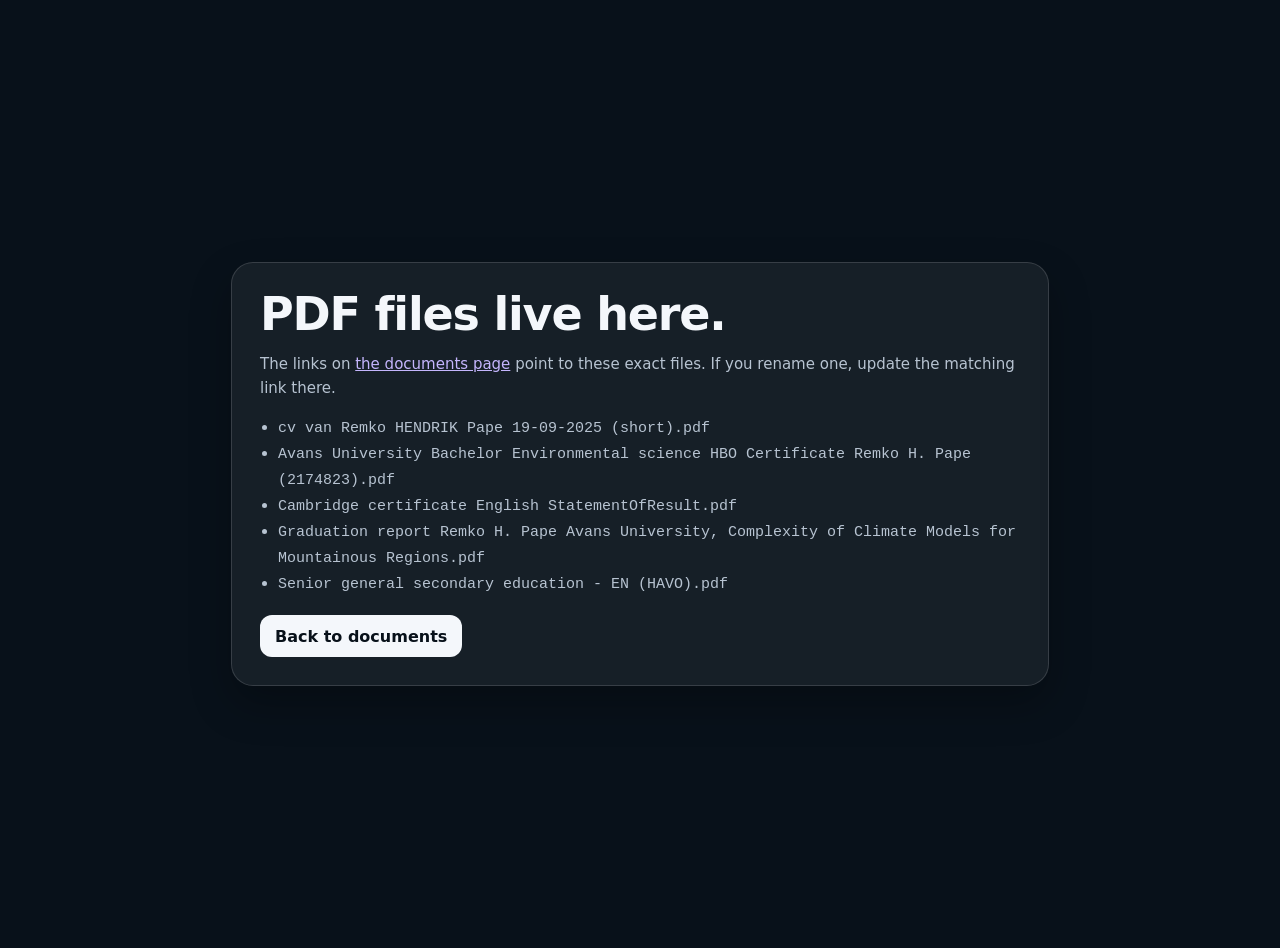
<file: documents/files/index.html>
<!DOCTYPE html>
<html lang="en">
<head>
  <meta charset="utf-8" />
  <meta name="viewport" content="width=device-width, initial-scale=1.0" />
  <title>Document Files</title>
  <style>
    body {
      margin: 0;
      min-height: 100vh;
      display: grid;
      place-items: center;
      padding: 24px;
      font-family: Inter, ui-sans-serif, system-ui, -apple-system, BlinkMacSystemFont, "Segoe UI", sans-serif;
      background: #08111a;
      color: #f4f7fb;
    }

    .card {
      width: min(760px, 100%);
      border: 1px solid rgba(255, 255, 255, 0.14);
      border-radius: 22px;
      background: rgba(255, 255, 255, 0.06);
      box-shadow: 0 18px 40px rgba(0, 0, 0, 0.28);
      padding: 28px;
    }

    h1 {
      margin: 0 0 10px;
      font-size: clamp(30px, 5vw, 46px);
      line-height: 1;
      letter-spacing: -1.2px;
    }

    p, li {
      color: #b7c3d1;
      line-height: 1.6;
      font-size: 15px;
    }

    ul {
      margin: 14px 0 0;
      padding-left: 18px;
    }

    a {
      color: #c4b5fd;
    }

    .actions {
      margin-top: 18px;
    }

    .button {
      display: inline-flex;
      align-items: center;
      justify-content: center;
      min-height: 42px;
      padding: 0 15px;
      border-radius: 12px;
      text-decoration: none;
      font-weight: 700;
      background: #f4f7fb;
      color: #08111a;
    }
  </style>
</head>
<body>
  <main class="card">
    <h1>PDF files live here.</h1>
    <p>
      The links on <a href="../">the documents page</a> point to these exact files.
      If you rename one, update the matching link there.
    </p>
    <ul>
      <li><code>cv van Remko HENDRIK Pape 19-09-2025 (short).pdf</code></li>
      <li><code>Avans University Bachelor Environmental science HBO Certificate Remko H. Pape (2174823).pdf</code></li>
      <li><code>Cambridge certificate English StatementOfResult.pdf</code></li>
      <li><code>Graduation report Remko H. Pape Avans University, Complexity of Climate Models for Mountainous Regions.pdf</code></li>
      <li><code>Senior general secondary education - EN (HAVO).pdf</code></li>
    </ul>
    <div class="actions">
      <a class="button" href="../">Back to documents</a>
    </div>
  </main>
</body>
</html>
</file>
<file: assets/dashboard.css>
:root {
  --bg: #08111a;
  --bg-alt: #0d1722;
  --panel: rgba(255, 255, 255, 0.07);
  --panel-strong: rgba(255, 255, 255, 0.1);
  --border: rgba(255, 255, 255, 0.14);
  --text: #f4f7fb;
  --muted: #b7c3d1;
  --accent: #79d3ff;
  --accent-warm: #f4b76b;
  --good: #7ccf8a;
  --warn: #f0b35a;
  --bad: #ff7d72;
  --shadow: rgba(0, 0, 0, 0.28);
  --radius-lg: 22px;
  --radius-md: 16px;
  --radius-sm: 12px;
}

* { box-sizing: border-box; }

html,
body {
  margin: 0;
  min-height: 100%;
  color: var(--text);
  background:
    radial-gradient(circle at 15% 12%, rgba(121, 211, 255, 0.14), transparent 26%),
    radial-gradient(circle at 86% 14%, rgba(244, 183, 107, 0.14), transparent 22%),
    linear-gradient(180deg, #09111a 0%, var(--bg) 100%);
  font-family: Inter, ui-sans-serif, system-ui, -apple-system, BlinkMacSystemFont, "Segoe UI", sans-serif;
}

body { position: relative; }

body::before {
  content: "";
  position: fixed;
  inset: 0;
  pointer-events: none;
  background-image:
    linear-gradient(rgba(255, 255, 255, 0.03) 1px, transparent 1px),
    linear-gradient(90deg, rgba(255, 255, 255, 0.03) 1px, transparent 1px);
  background-size: 32px 32px;
  mask-image: linear-gradient(to bottom, black, transparent 90%);
}

a { color: inherit; }
img { max-width: 100%; }

.shell {
  width: min(1440px, calc(100vw - 24px));
  margin: 0 auto;
  padding: 18px 0 40px;
  position: relative;
  z-index: 1;
}

.topbar,
.panel,
.card,
.table-shell,
.source-item,
.filter-bar,
.detail-card {
  border: 1px solid var(--border);
  background: linear-gradient(180deg, var(--panel-strong), var(--panel));
  border-radius: var(--radius-lg);
  box-shadow: 0 18px 44px var(--shadow);
  backdrop-filter: blur(14px);
}

.topbar {
  display: flex;
  justify-content: space-between;
  gap: 14px;
  align-items: center;
  padding: 12px 16px;
  margin-bottom: 16px;
}

.brand {
  display: flex;
  align-items: center;
  gap: 12px;
  min-width: 0;
  text-decoration: none;
}

.logo {
  width: 42px;
  height: 42px;
  border-radius: 14px;
  flex: none;
  background:
    radial-gradient(circle at 30% 30%, rgba(255, 255, 255, 0.95), transparent 12%),
    linear-gradient(135deg, #79d3ff 0%, #4d7cff 55%, #f4b76b 100%);
}

.brand strong {
  display: block;
  font-size: 17px;
  letter-spacing: 0.2px;
}

.brand span,
.muted {
  color: var(--muted);
  font-size: 13px;
}

.chip-link,
.button,
.chip,
.filter-chip,
.tab-chip,
.small-link {
  display: inline-flex;
  align-items: center;
  justify-content: center;
  min-height: 38px;
  padding: 0 14px;
  border-radius: 999px;
  border: 1px solid var(--border);
  background: rgba(255, 255, 255, 0.05);
  color: var(--muted);
  text-decoration: none;
  font-size: 13px;
  cursor: pointer;
}

.chip-link:hover,
.button:hover,
.chip:hover,
.filter-chip:hover,
.tab-chip:hover,
.small-link:hover,
.filter-chip.active,
.tab-chip.active {
  color: var(--text);
  background: rgba(255, 255, 255, 0.1);
}

.button.primary,
.tab-chip.primary {
  background: rgba(121, 211, 255, 0.16);
  border-color: rgba(121, 211, 255, 0.28);
  color: #dff6ff;
  font-weight: 700;
}

.hero {
  display: grid;
  grid-template-columns: minmax(0, 1.55fr) minmax(0, 0.9fr);
  gap: 16px;
  margin-bottom: 16px;
}

.hero-card,
.panel,
.card,
.detail-card,
.table-shell {
  padding: 18px;
}

.eyebrow {
  display: inline-flex;
  align-items: center;
  gap: 8px;
  padding: 7px 11px;
  border-radius: 999px;
  background: rgba(121, 211, 255, 0.12);
  border: 1px solid rgba(121, 211, 255, 0.2);
  color: #d8f2ff;
  font-size: 12px;
  letter-spacing: 0.06em;
  text-transform: uppercase;
  margin-bottom: 14px;
}

h1,
h2,
h3,
h4,
p { margin: 0; }

h1 {
  font-size: clamp(34px, 4.7vw, 58px);
  line-height: 0.98;
  letter-spacing: -1.6px;
  max-width: 820px;
}

.hero p,
.panel p,
.detail-card p,
.table-shell p,
.card p {
  color: var(--muted);
  line-height: 1.6;
}

.hero-actions,
.card-actions,
.page-actions,
.item-actions,
.source-links,
.summary-strip {
  display: flex;
  flex-wrap: wrap;
  gap: 10px;
}

.hero-actions { margin-top: 22px; }

.grid { display: grid; gap: 16px; }
.two-col { grid-template-columns: minmax(0, 1.7fr) minmax(320px, 0.9fr); }
.three-col { grid-template-columns: repeat(3, minmax(0, 1fr)); }
.four-col { grid-template-columns: repeat(4, minmax(0, 1fr)); }

.summary-card,
.metric,
.source-item,
.card { padding: 16px; }

.metric strong,
.summary-card strong {
  display: block;
  font-size: 24px;
  line-height: 1;
  margin-bottom: 6px;
}

.metric span,
.summary-card span {
  display: block;
  color: var(--muted);
  font-size: 12px;
  text-transform: uppercase;
  letter-spacing: 0.06em;
}

.card { border-radius: var(--radius-md); }
.card h3,
.card h4,
.detail-card h3 { margin-bottom: 8px; letter-spacing: -0.3px; }

.status-row,
.meta-row,
.source-meta,
.table-meta {
  display: flex;
  flex-wrap: wrap;
  gap: 8px;
  align-items: center;
}

.badge,
.pill,
.status-pill {
  display: inline-flex;
  align-items: center;
  min-height: 26px;
  padding: 0 10px;
  border-radius: 999px;
  border: 1px solid rgba(255, 255, 255, 0.14);
  background: rgba(255, 255, 255, 0.05);
  color: var(--muted);
  font-size: 11px;
  text-transform: uppercase;
  letter-spacing: 0.06em;
}

.pill.live,
.status-pill.live { color: #defbe6; border-color: rgba(124, 207, 138, 0.28); background: rgba(124, 207, 138, 0.12); }
.pill.cached,
.status-pill.cached { color: #dcefff; border-color: rgba(121, 211, 255, 0.28); background: rgba(121, 211, 255, 0.12); }
.pill.external,
.status-pill.external { color: #fbe2c2; border-color: rgba(244, 183, 107, 0.28); background: rgba(244, 183, 107, 0.12); }
.pill.manual,
.status-pill.manual { color: #f6d5ff; border-color: rgba(214, 144, 255, 0.24); background: rgba(214, 144, 255, 0.12); }

.section-head {
  display: flex;
  justify-content: space-between;
  gap: 12px;
  align-items: end;
  margin-bottom: 12px;
}

.section-head h2 {
  font-size: 22px;
  letter-spacing: -0.4px;
}

.filter-bar { display: grid; gap: 12px; }
.filter-grid {
  display: grid;
  gap: 10px;
  grid-template-columns: repeat(4, minmax(0, 1fr));
}

.filter-stack,
.filter-item,
.field { display: grid; gap: 6px; }

.field label,
.filter-item label,
.filter-stack label {
  color: var(--muted);
  font-size: 12px;
  text-transform: uppercase;
  letter-spacing: 0.06em;
}

.field input,
.field select,
.field textarea,
.filter-item input,
.filter-item select,
.filter-item textarea {
  width: 100%;
  border: 1px solid var(--border);
  border-radius: 12px;
  background: rgba(255, 255, 255, 0.05);
  color: var(--text);
  padding: 10px 12px;
  font: inherit;
  outline: none;
}

.field textarea,
.filter-item textarea {
  min-height: 110px;
  resize: vertical;
}

.field input::placeholder,
.field textarea::placeholder,
.filter-item input::placeholder,
.filter-item textarea::placeholder { color: #8f9cab; }

.inline-options { display: flex; flex-wrap: wrap; gap: 8px; }

.inline-options label {
  display: inline-flex;
  align-items: center;
  gap: 7px;
  min-height: 34px;
  padding: 0 10px;
  border-radius: 999px;
  border: 1px solid var(--border);
  background: rgba(255, 255, 255, 0.04);
  color: var(--muted);
  font-size: 12px;
}

.inline-options input { accent-color: var(--accent); }

.table-shell { overflow: hidden; }
.table-wrap {
  overflow: auto;
  border-radius: calc(var(--radius-lg) - 6px);
  border: 1px solid rgba(255, 255, 255, 0.08);
}

table {
  width: 100%;
  border-collapse: collapse;
  min-width: 1080px;
}

th,
td {
  text-align: left;
  padding: 12px 14px;
  border-bottom: 1px solid rgba(255, 255, 255, 0.08);
  vertical-align: top;
}

th {
  position: sticky;
  top: 0;
  background: rgba(10, 18, 28, 0.94);
  z-index: 1;
  color: #d7e6f4;
  font-size: 12px;
  text-transform: uppercase;
  letter-spacing: 0.08em;
}

tbody tr:hover { background: rgba(255, 255, 255, 0.04); }

.table-actions { display: flex; flex-wrap: wrap; gap: 6px; }
.table-actions .small-link,
.table-actions .chip {
  min-height: 30px;
  padding: 0 10px;
  font-size: 12px;
}

.loading,
.empty,
.error {
  padding: 16px;
  border-radius: var(--radius-md);
  border: 1px dashed rgba(255, 255, 255, 0.16);
  background: rgba(255, 255, 255, 0.03);
  color: var(--muted);
}

.error {
  border-color: rgba(255, 125, 114, 0.28);
  color: #ffd4cf;
  background: rgba(255, 125, 114, 0.08);
}

.detail-card {
  position: sticky;
  top: 16px;
}

.detail-card .summary { color: var(--muted); margin-bottom: 14px; }

.detail-grid {
  display: grid;
  grid-template-columns: repeat(2, minmax(0, 1fr));
  gap: 8px;
  margin: 14px 0;
}

.detail-metric {
  border: 1px solid rgba(255, 255, 255, 0.08);
  border-radius: var(--radius-sm);
  background: rgba(255, 255, 255, 0.04);
  padding: 10px;
}

.detail-metric span {
  display: block;
  color: var(--muted);
  font-size: 11px;
  text-transform: uppercase;
  letter-spacing: 0.06em;
  margin-bottom: 3px;
}

.detail-metric strong { font-size: 14px; }

.pagination {
  display: flex;
  justify-content: space-between;
  gap: 10px;
  align-items: center;
  flex-wrap: wrap;
  margin-top: 14px;
}

.footer-note {
  margin-top: 18px;
  color: var(--muted);
  text-align: center;
  font-size: 12px;
}

@media (max-width: 1180px) {
  .two-col,
  .hero,
  .filter-grid,
  .three-col,
  .four-col { grid-template-columns: 1fr; }

  .detail-card { position: static; }
  table { min-width: 920px; }
}

@media (max-width: 700px) {
  .shell {
    width: min(100vw - 14px, 1440px);
    padding-top: 10px;
  }

  .topbar {
    flex-direction: column;
    align-items: flex-start;
  }

  h1 { font-size: 33px; }
}
</file>
